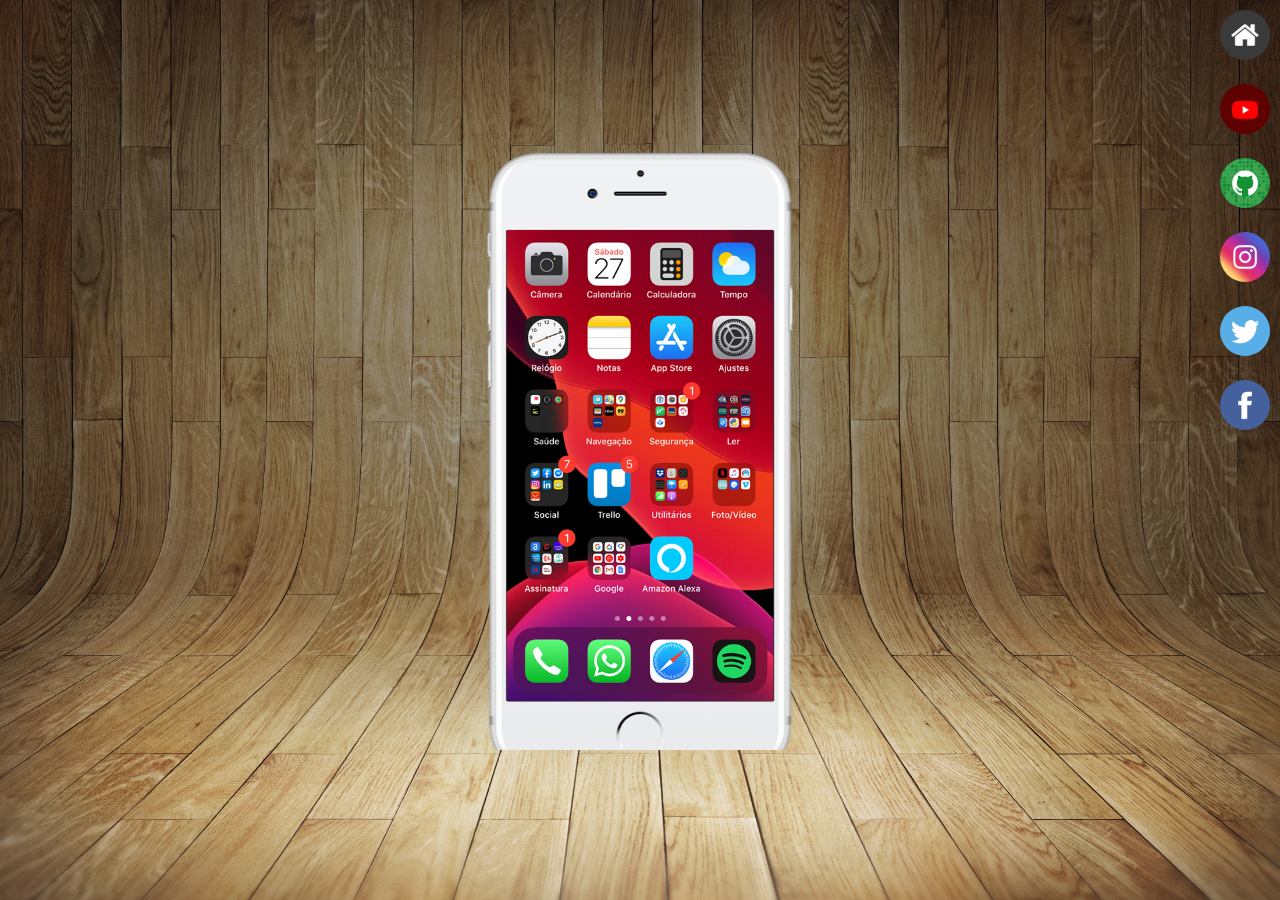
<file: index.html>
<!DOCTYPE html>
<html lang="pt-br">
<head>
    <meta charset="UTF-8">
    <meta name="viewport" content="width=device-width, initial-scale=1.0">
    <link rel="shortcut icon"href="favicon.ico"type="image/x-icon">
    <link rel="stylesheet" href="estilos/style.css">
    <title>Projeto Rede Sociais</title>
</head>
<body>
    
    <main>
        <section id="telefone">
<iframe src="estilos/home.html"name="tela"id="tela" frameborder="0" >
    Seu navegador não é compativel.
</iframe>
        </section>
        <section id="redes-sociais">
            
<a href="estilos/home.html" target="tela"><img src="imagens/logo-home.jpg"alt="home"></a><br>
<a href="youtube.html"target="tela"><img src="imagens/logo-youtube.jpg"alt="YouTube"></a><br>
<a href="github.html"target="tela"><img src="imagens/logo-github.jpg"alt="Github"></a><br>
<a href="instagram.html"target="tela"> <img src="imagens/logo-instagram.jpg" alt="Instagram"></a><br>
<a href="twitter.html"target="tela"><img src="imagens/logo-twitter.jpg" alt="Twitter"></a><br>
 <a href="facebook.html" target="tela"><img src="imagens/logo-facebook.jpg" alt="Facebook"></a>
        </section>
    </main>
</body>
</html>
</file>
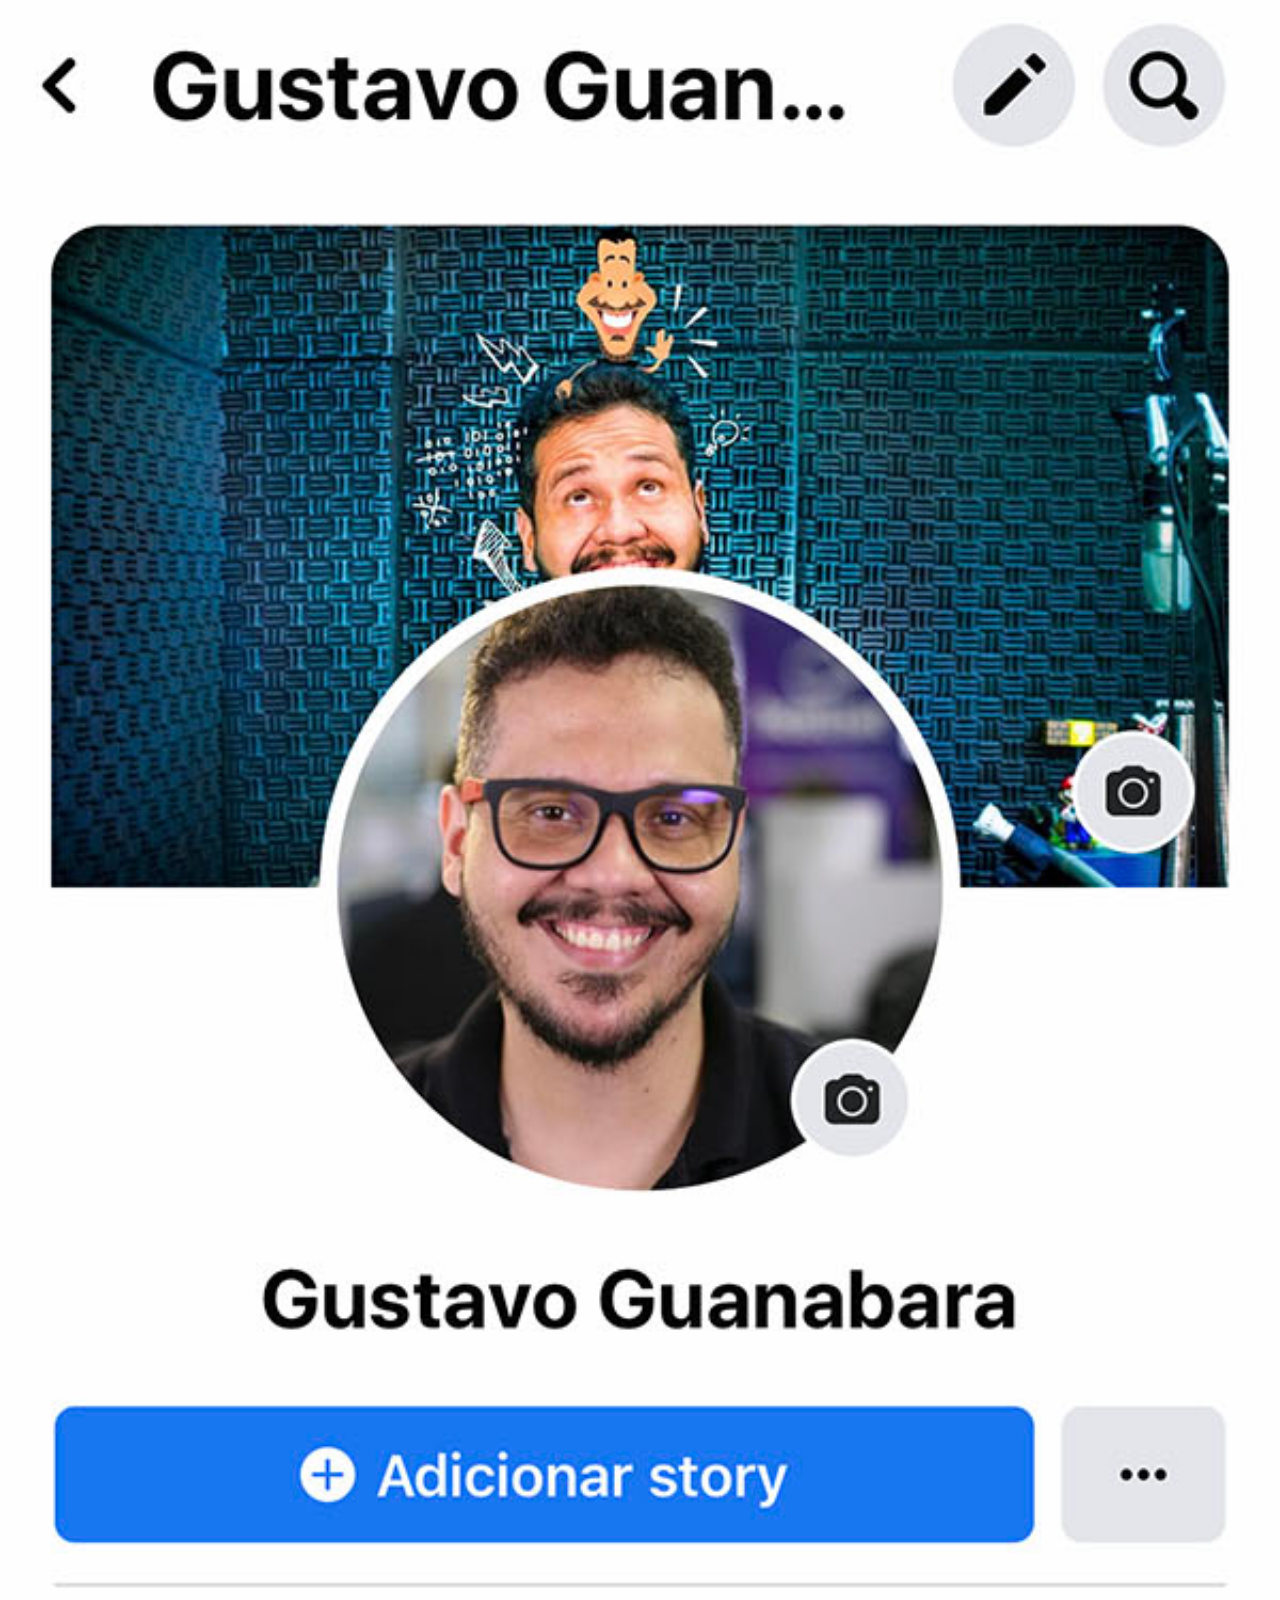
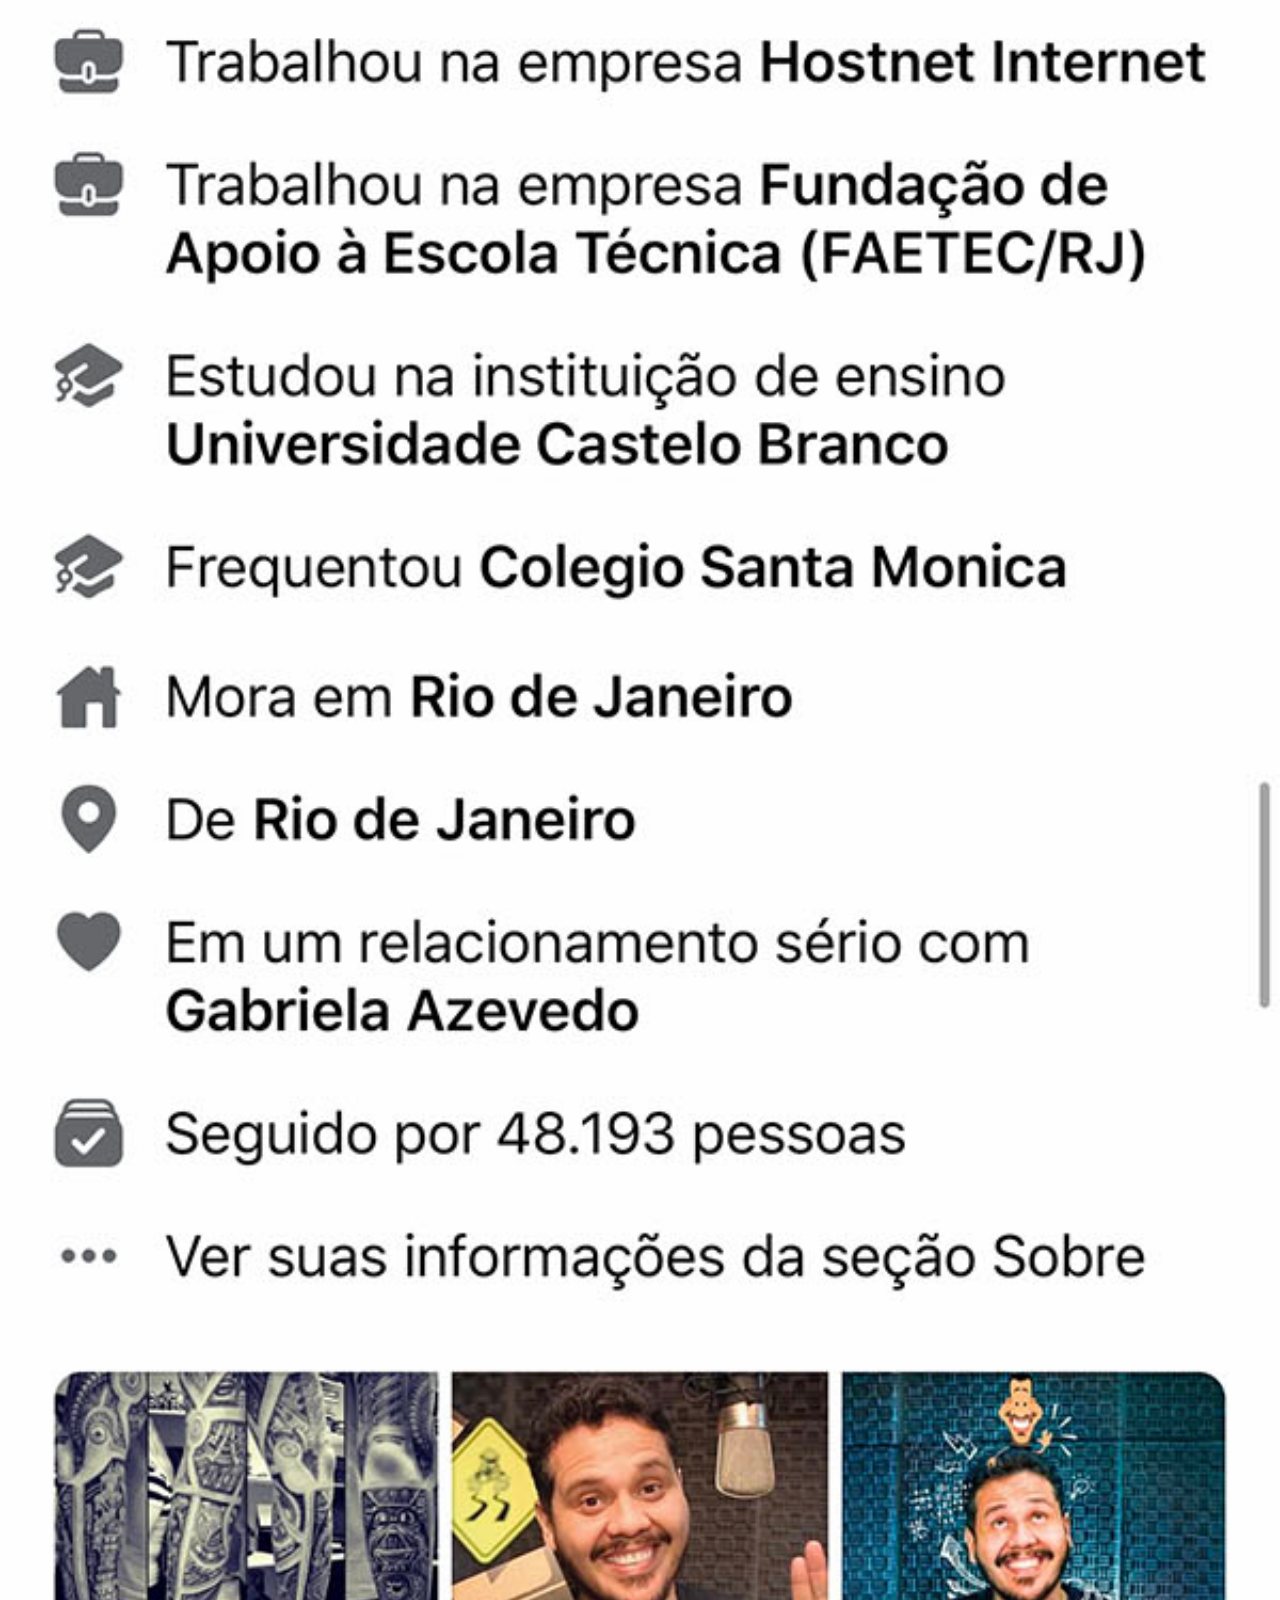
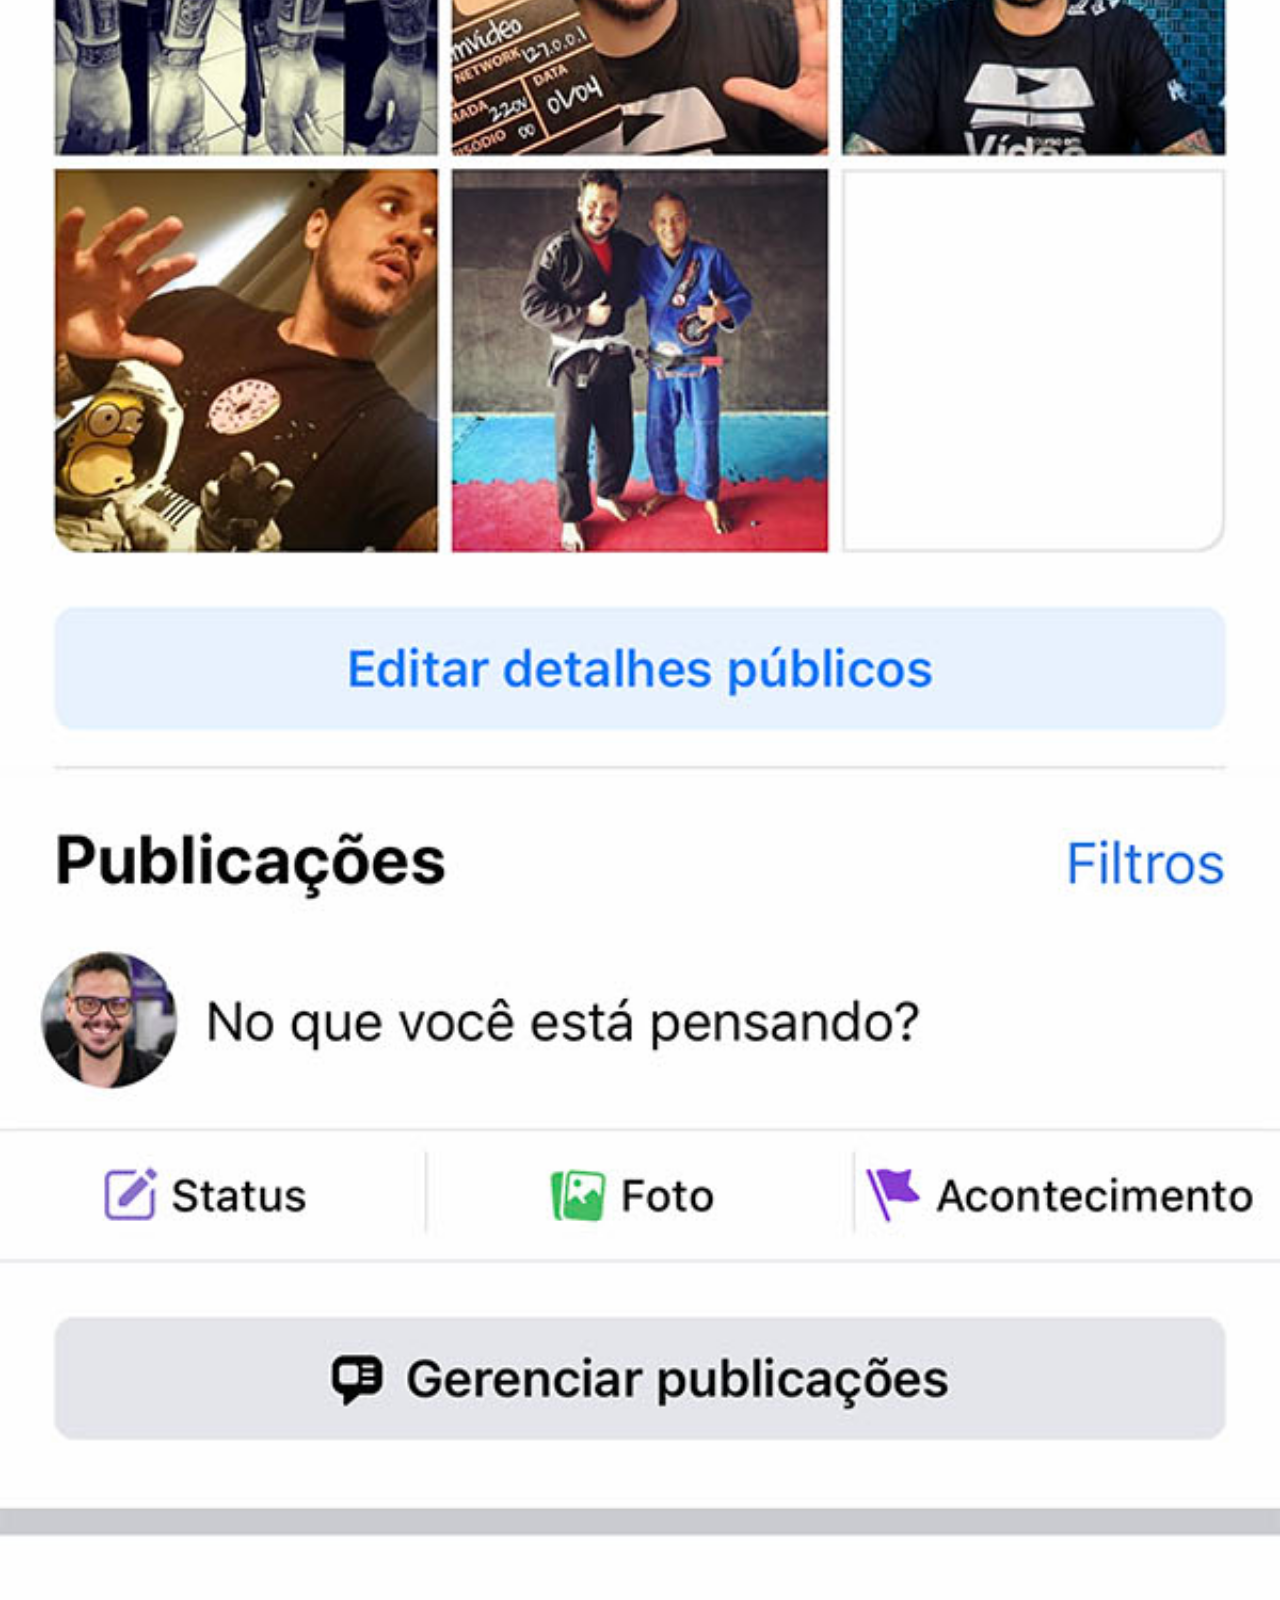
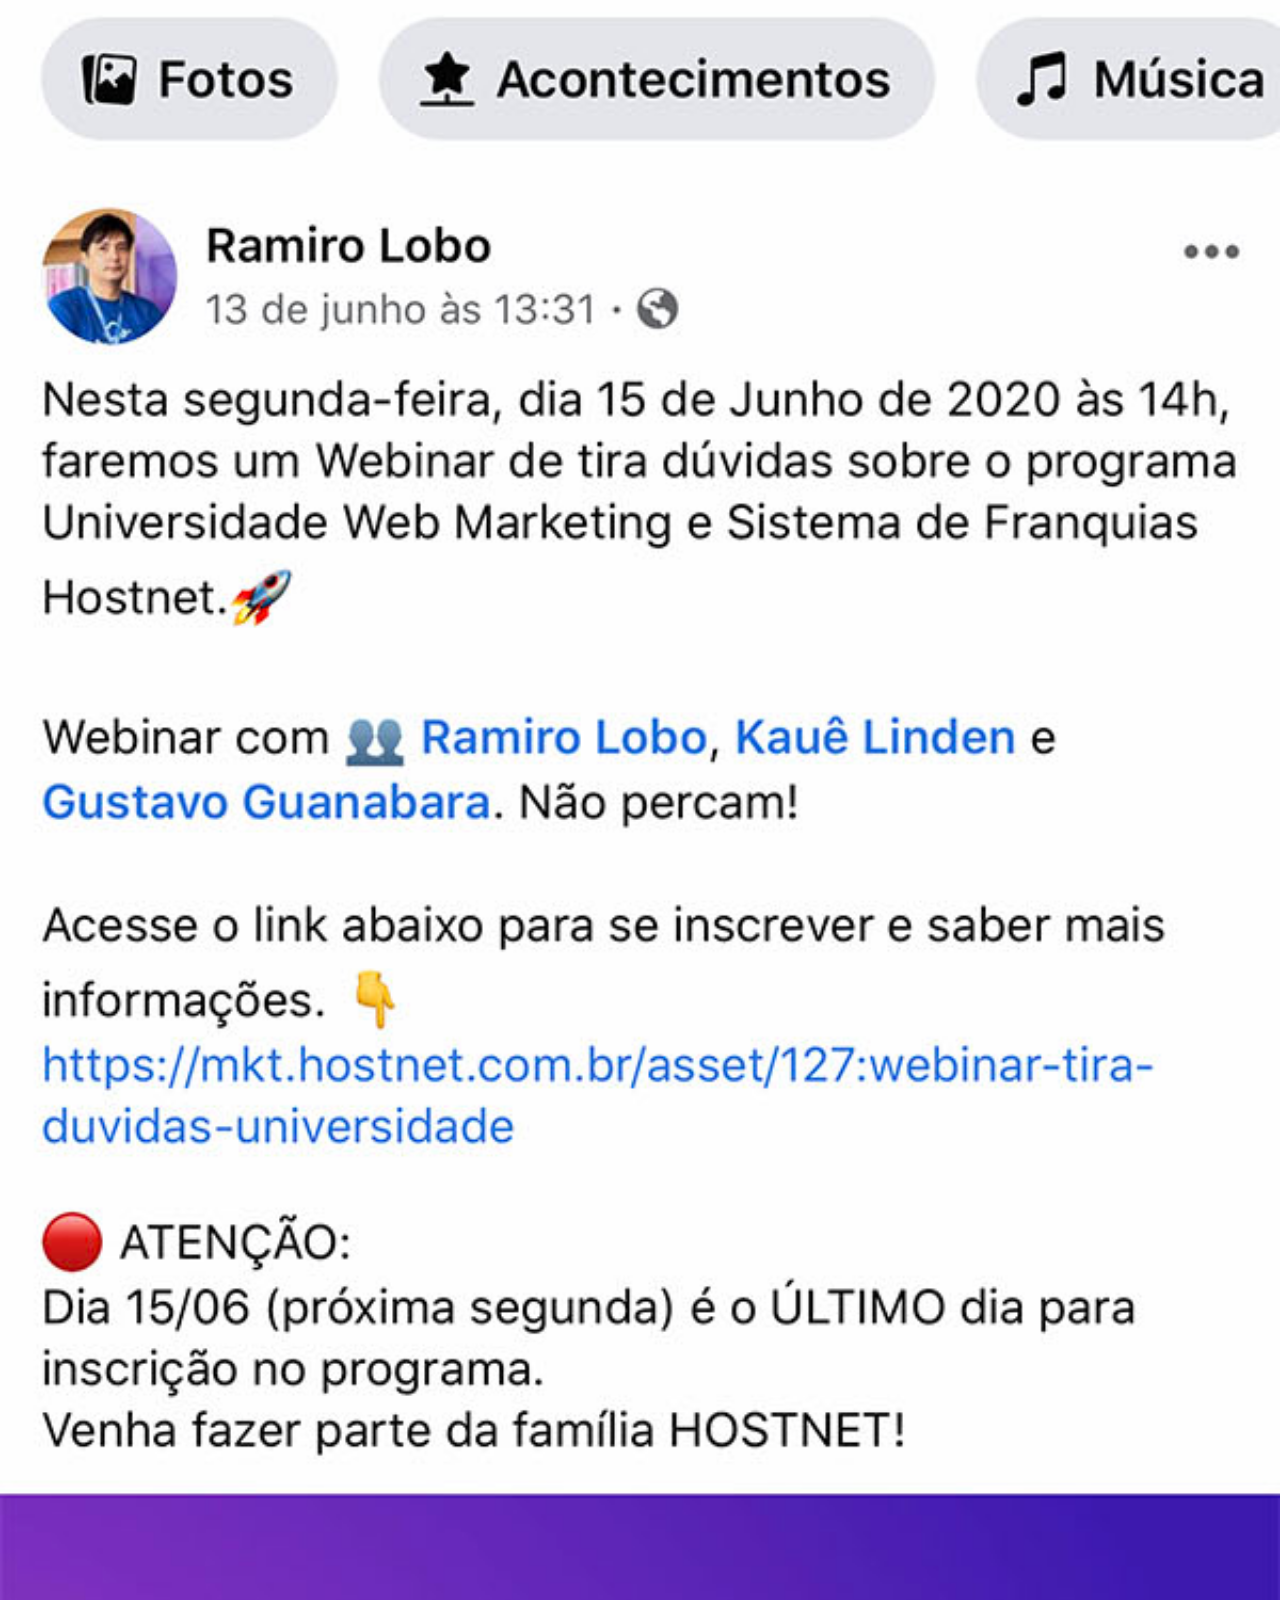
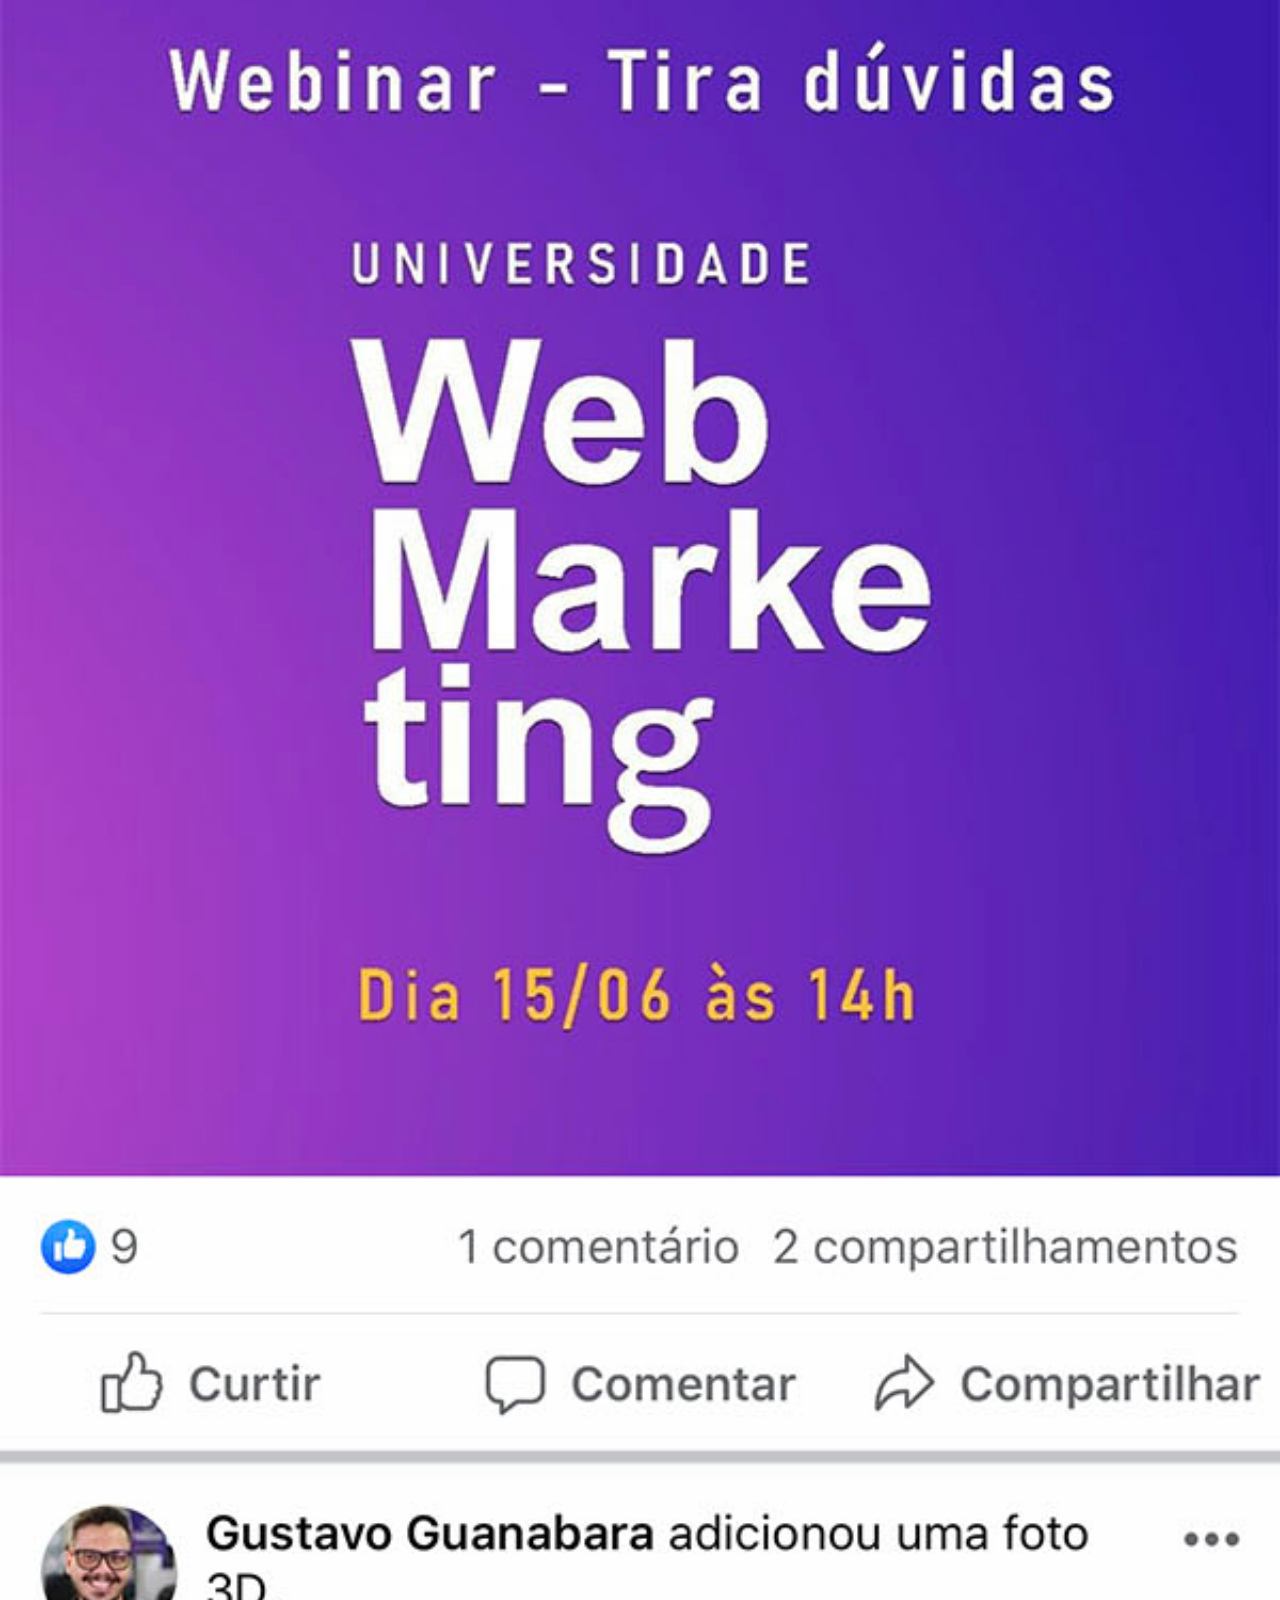
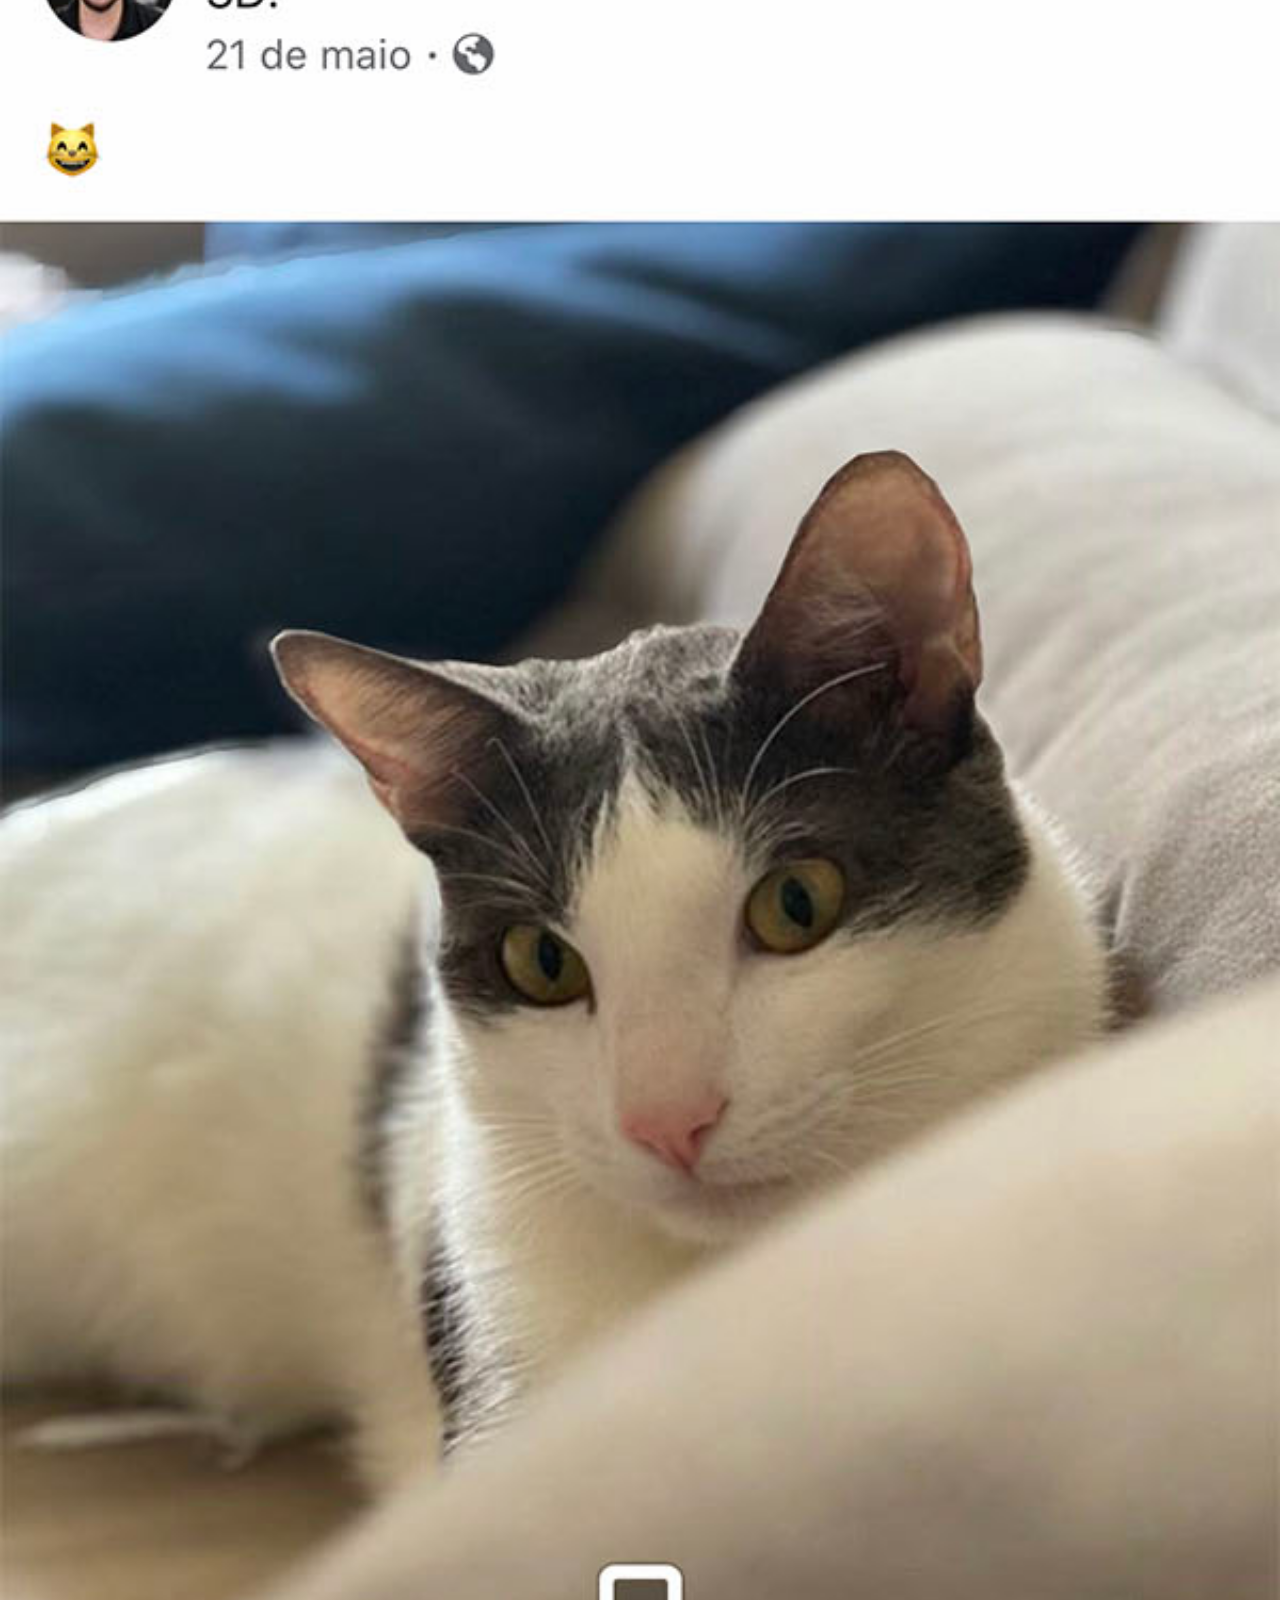
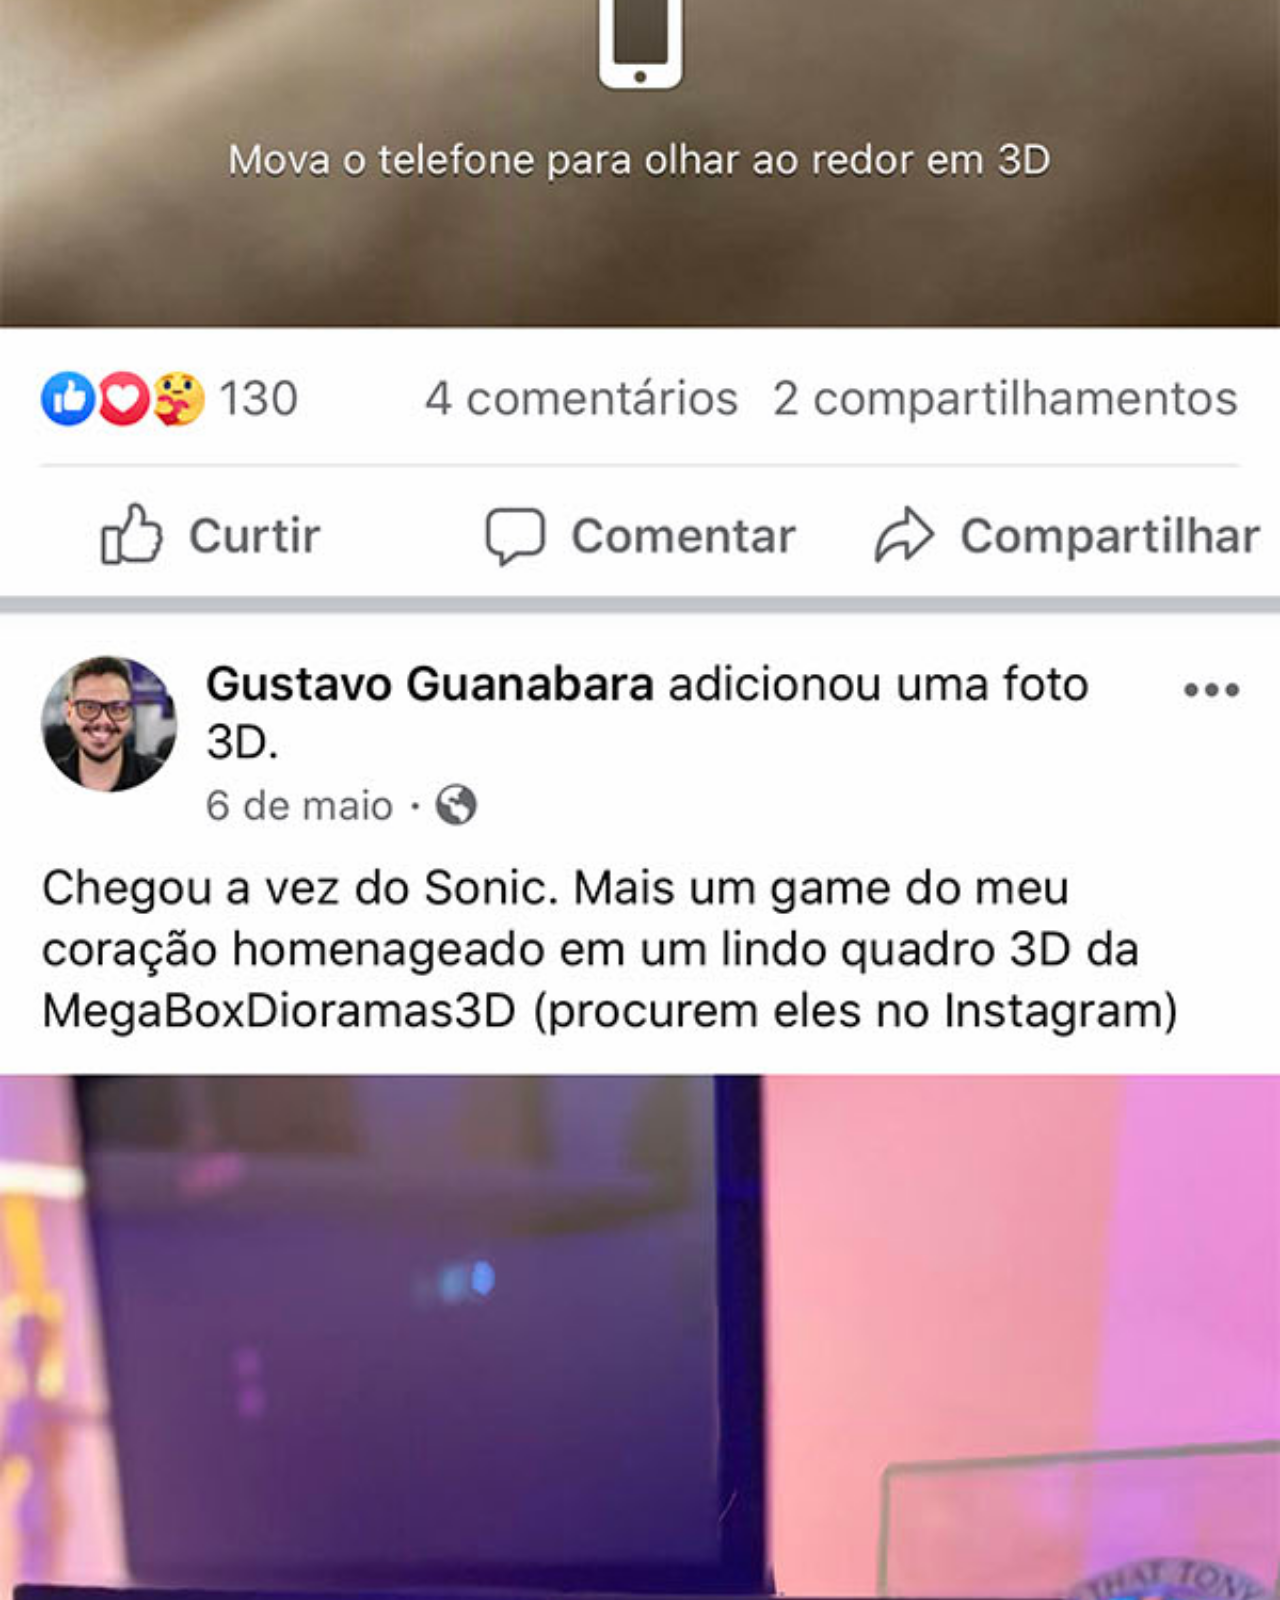
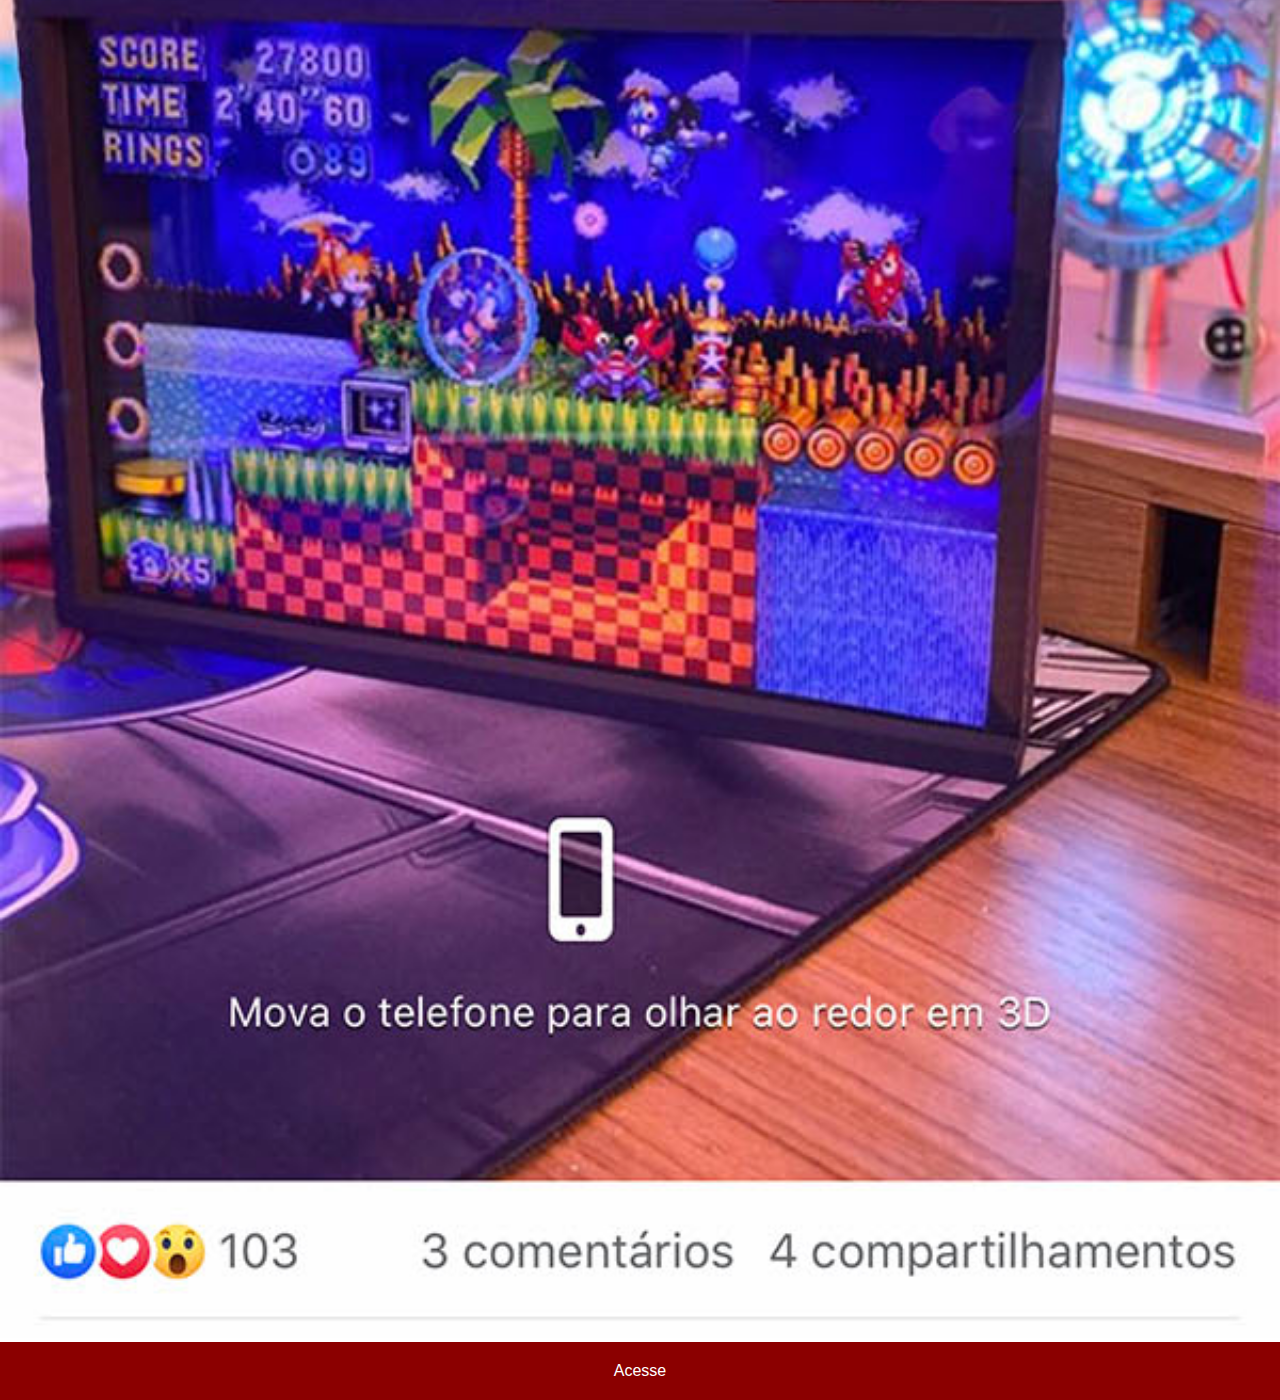
<file: facebook.html>
<!DOCTYPE html>
<html lang="pt-br">
<head>
    <meta charset="UTF-8">
    <meta name="viewport" content="width=device-width, initial-scale=1.0">
    <title>Facebook</title>
    <link rel="stylesheet" href="estilos/social.css">
</head>
<body>
    <img src="imagens/tela-facebook.jpg" alt="Facebook">
    <a href="https://www.facebook.com/gustavoguanabara/"target="_blank">Acesse</a> 
</body>
</html>
</file>
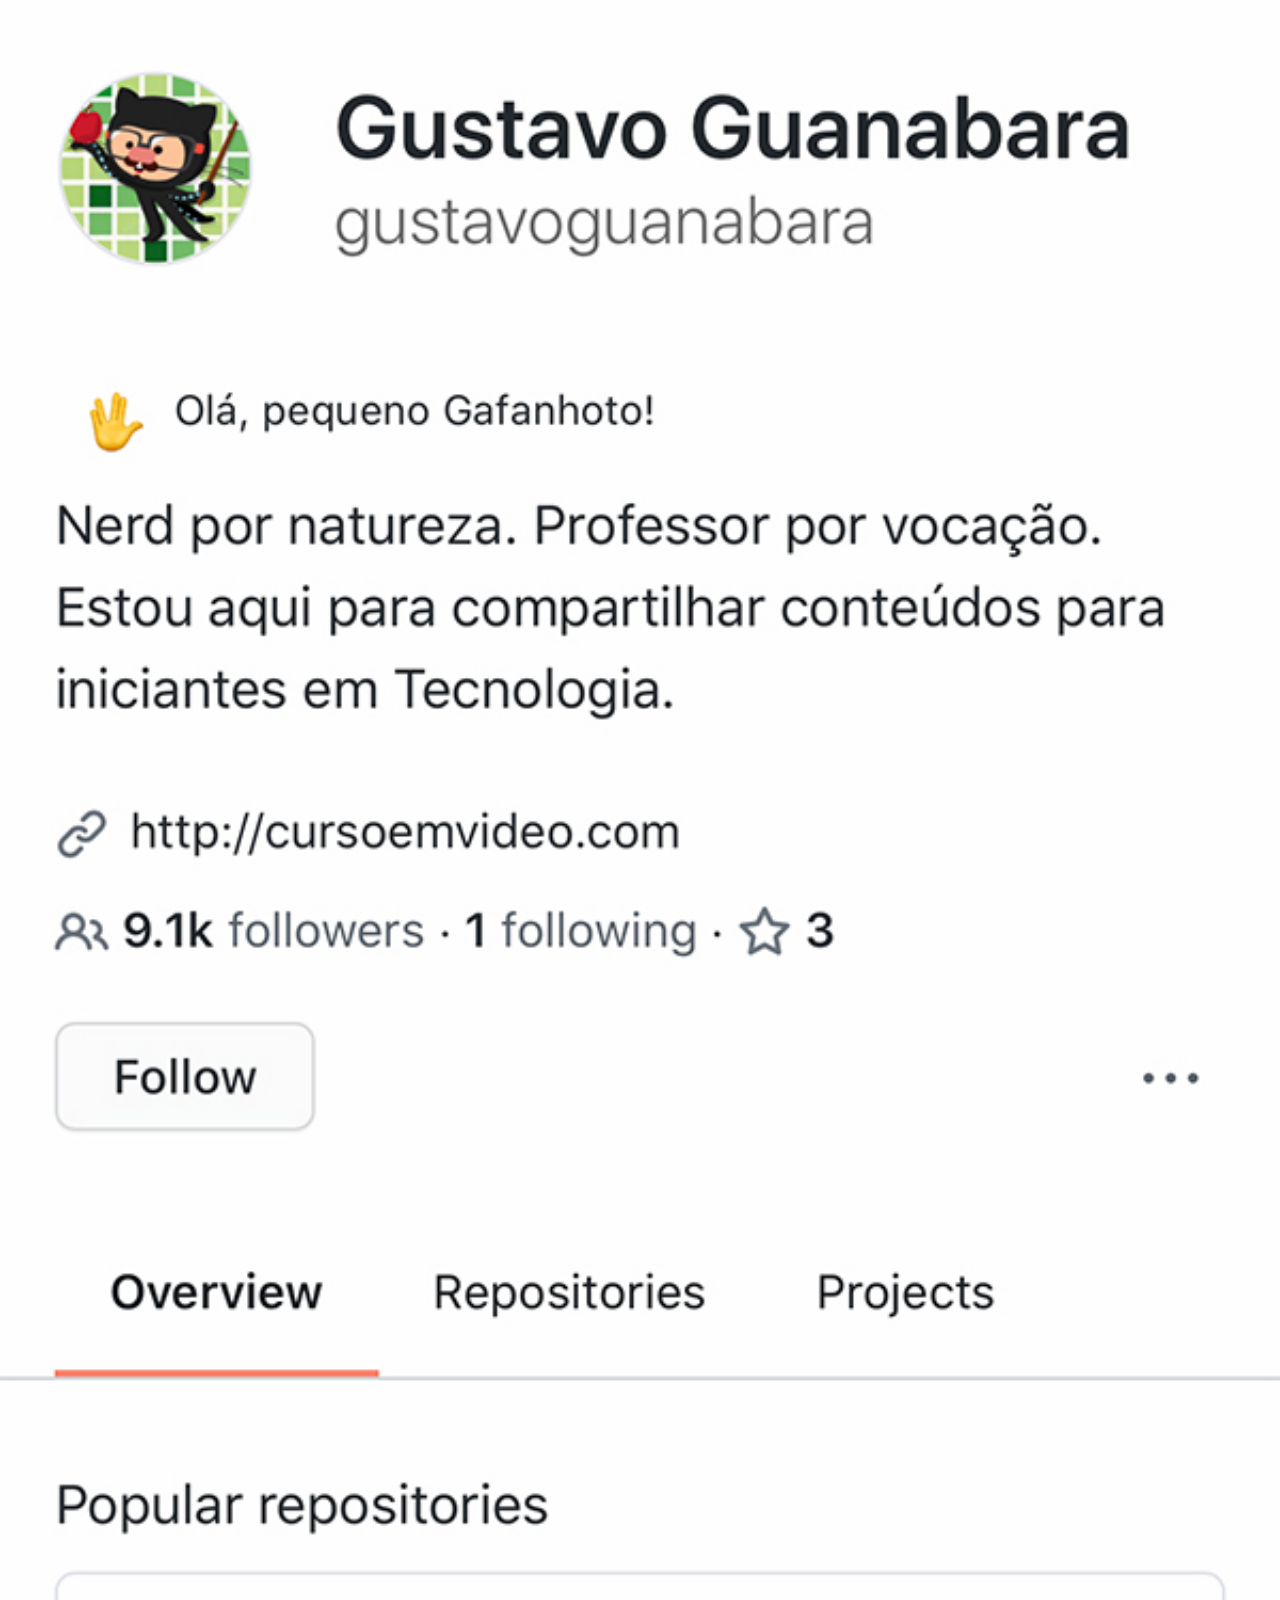
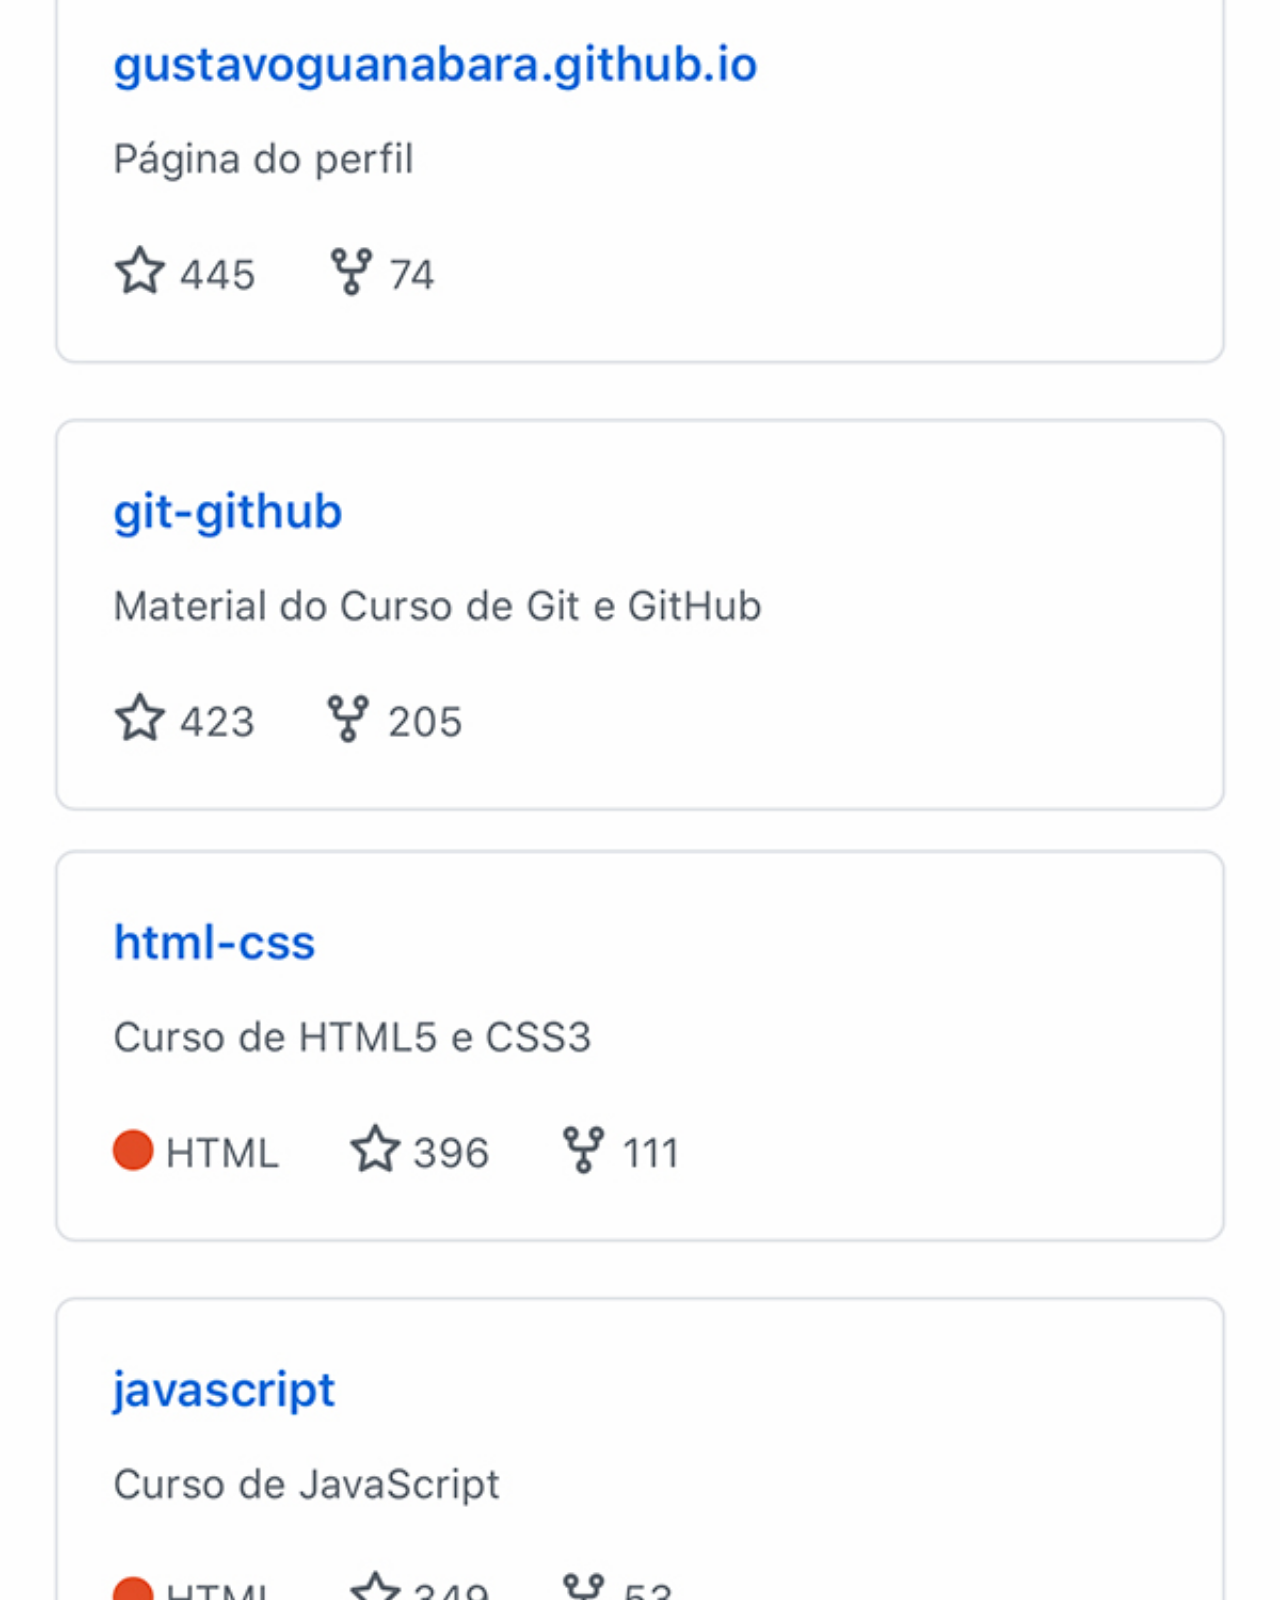
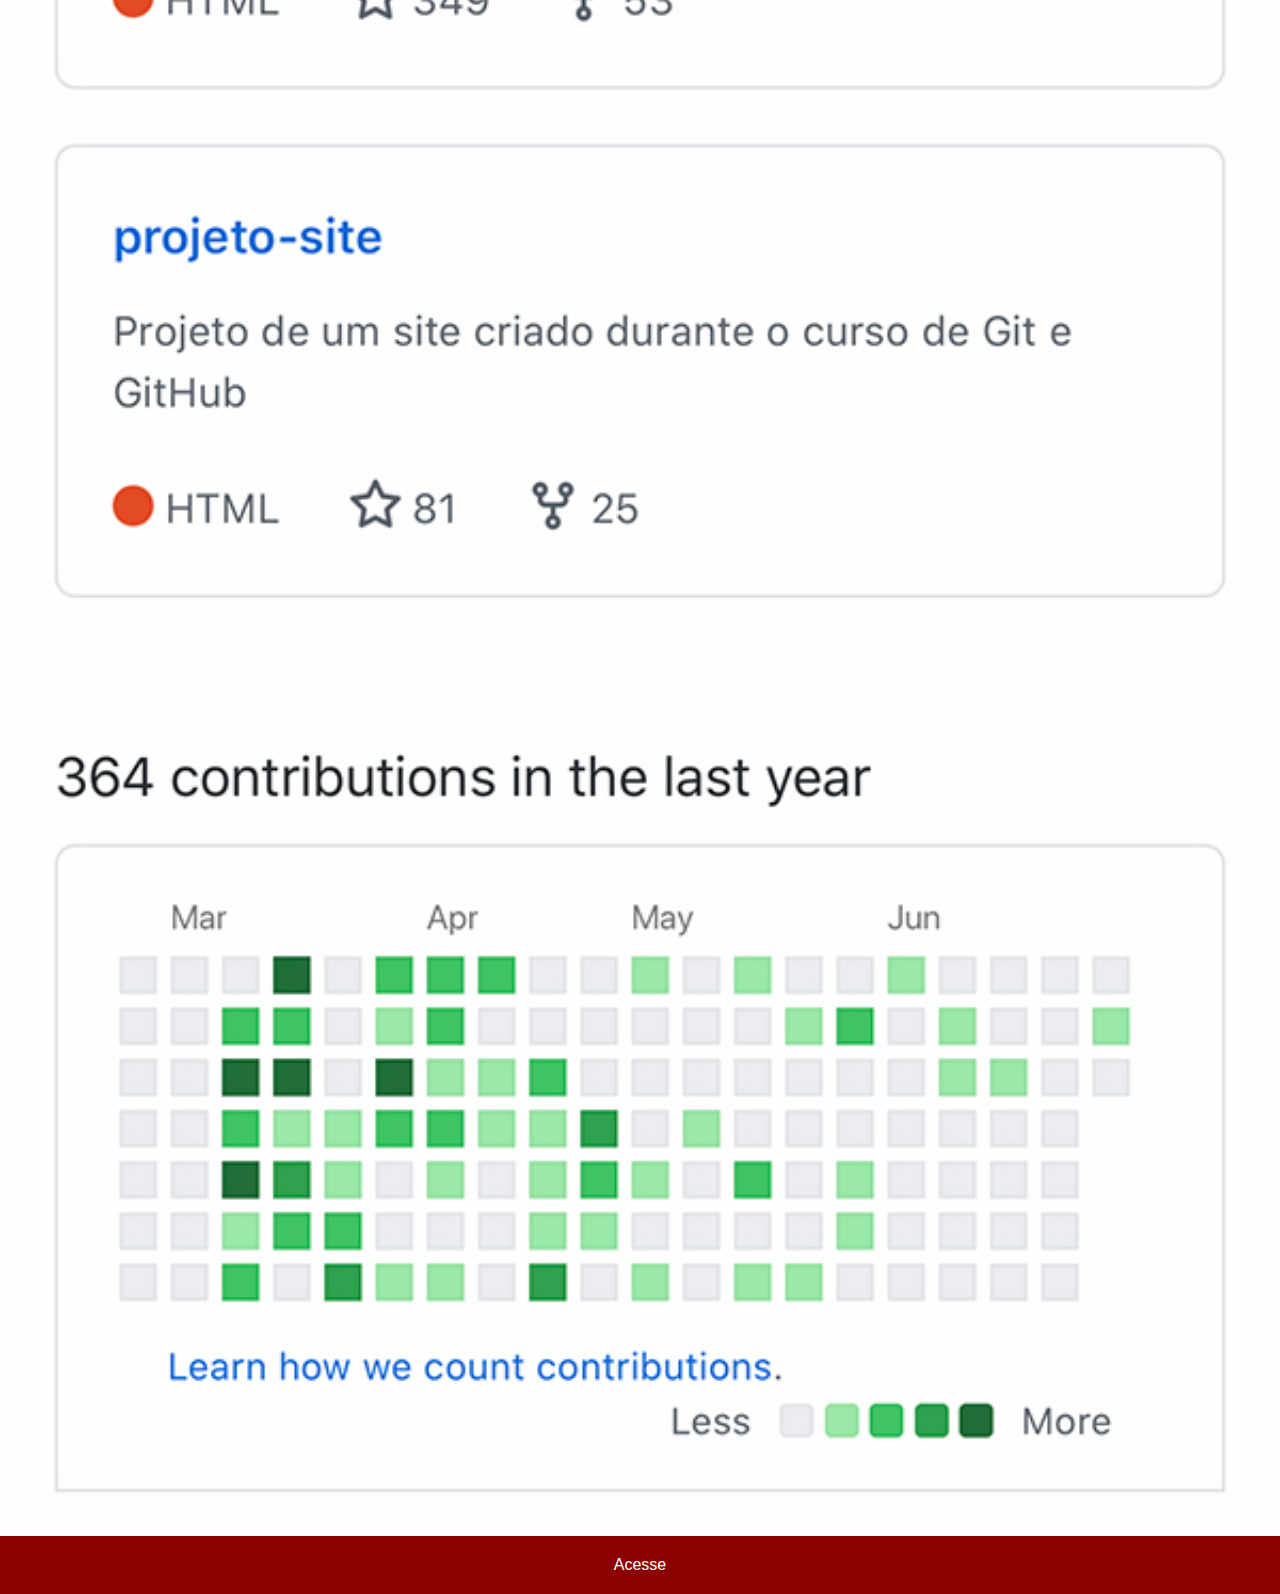
<file: github.html>
<!DOCTYPE html>
<html lang="pt-br">
<head>
    <meta charset="UTF-8">
    <meta name="viewport" content="width=device-width, initial-scale=1.0">
    <title>Github</title>
    <link rel="stylesheet" href="estilos/social.css">
</head>
<body>
    <img src="imagens/tela-github.jpg"alt="Github">
    <a href="https://github.com/gustavoguanabara" target="_blank">Acesse</a>
</body>
</html>
</file>
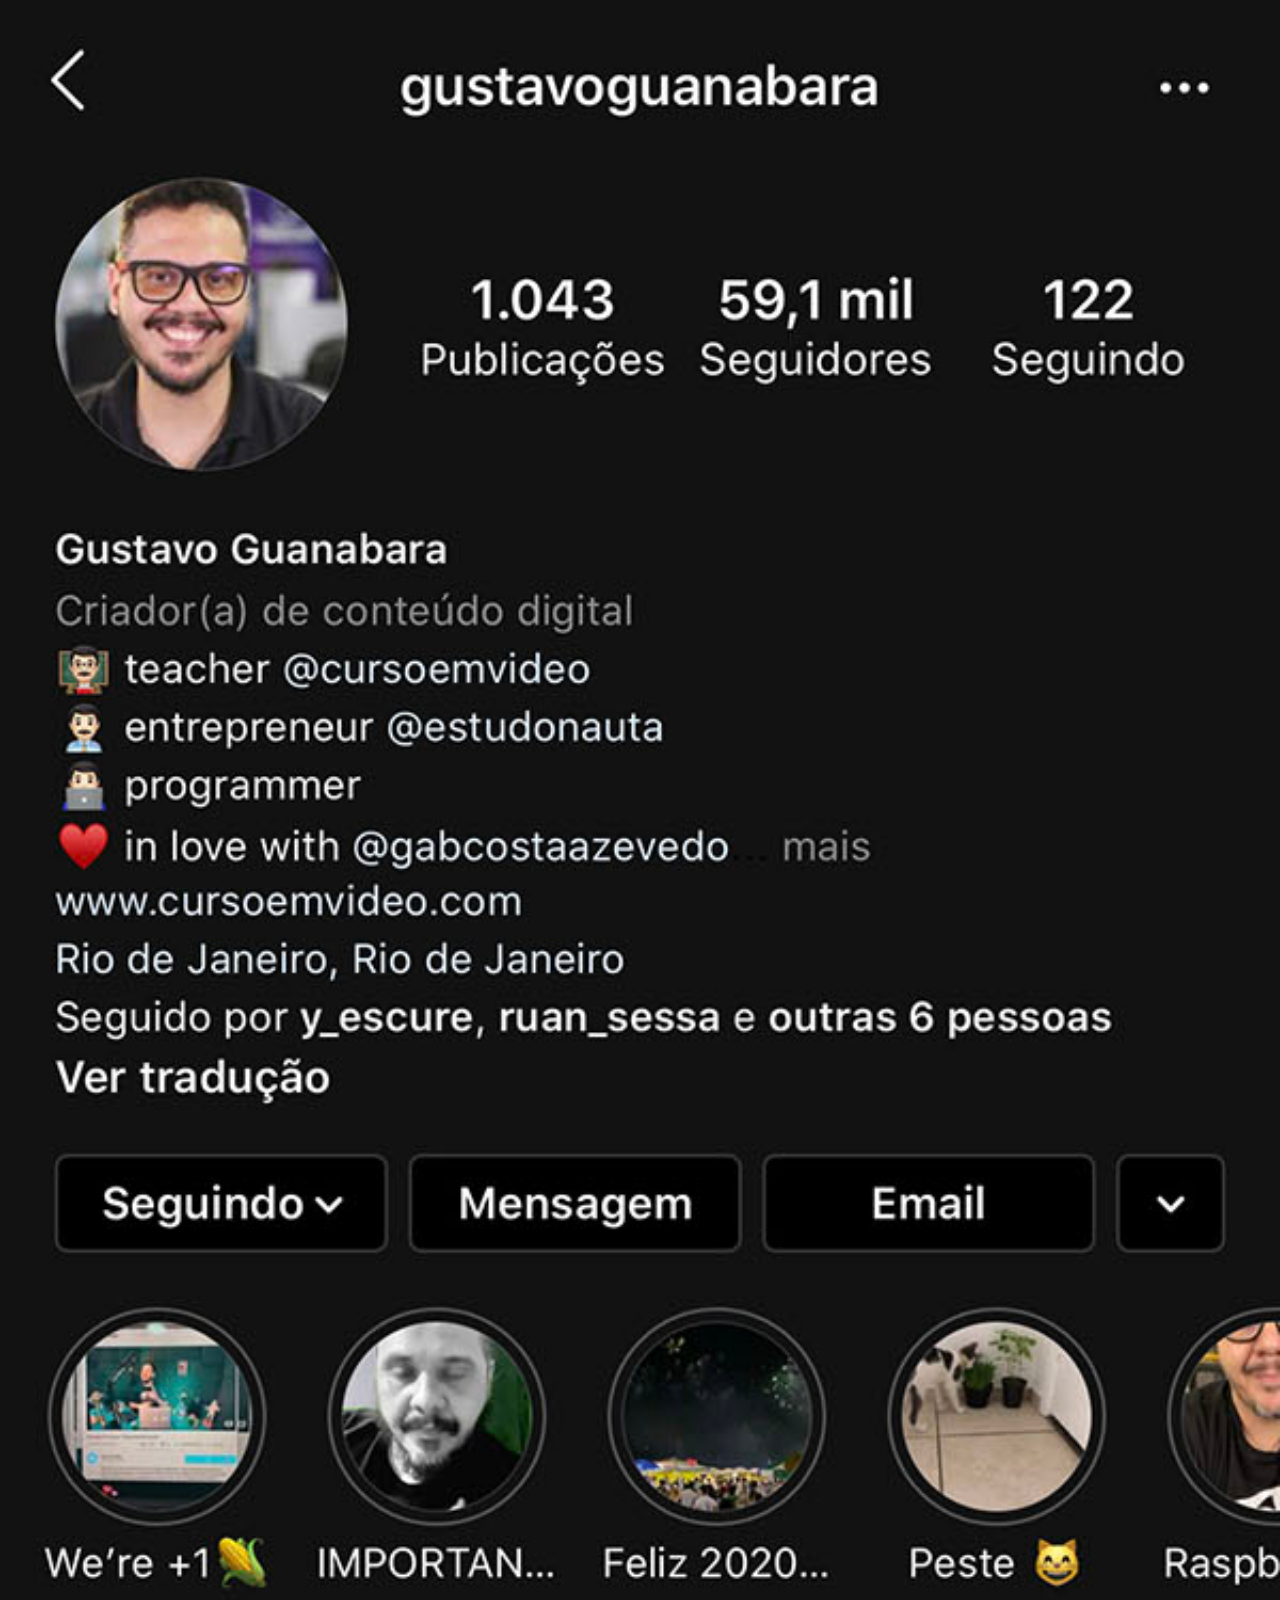
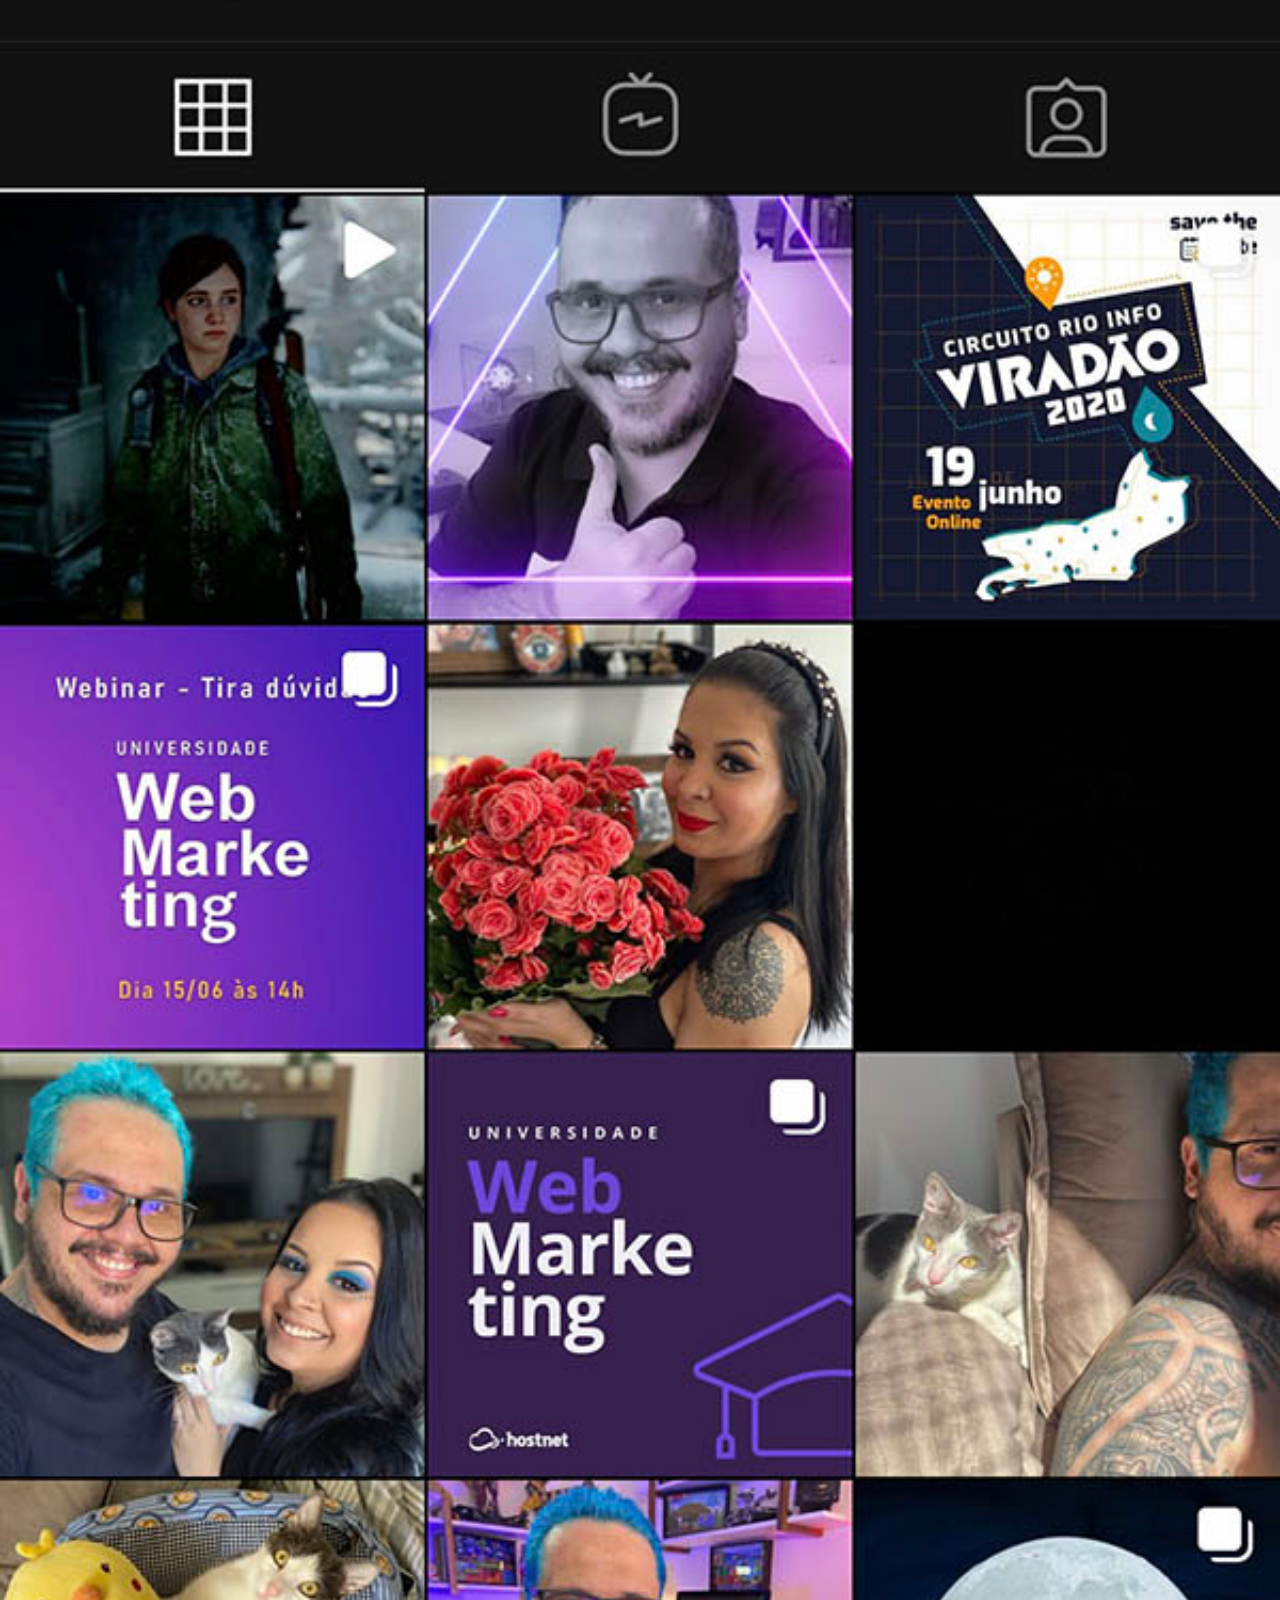
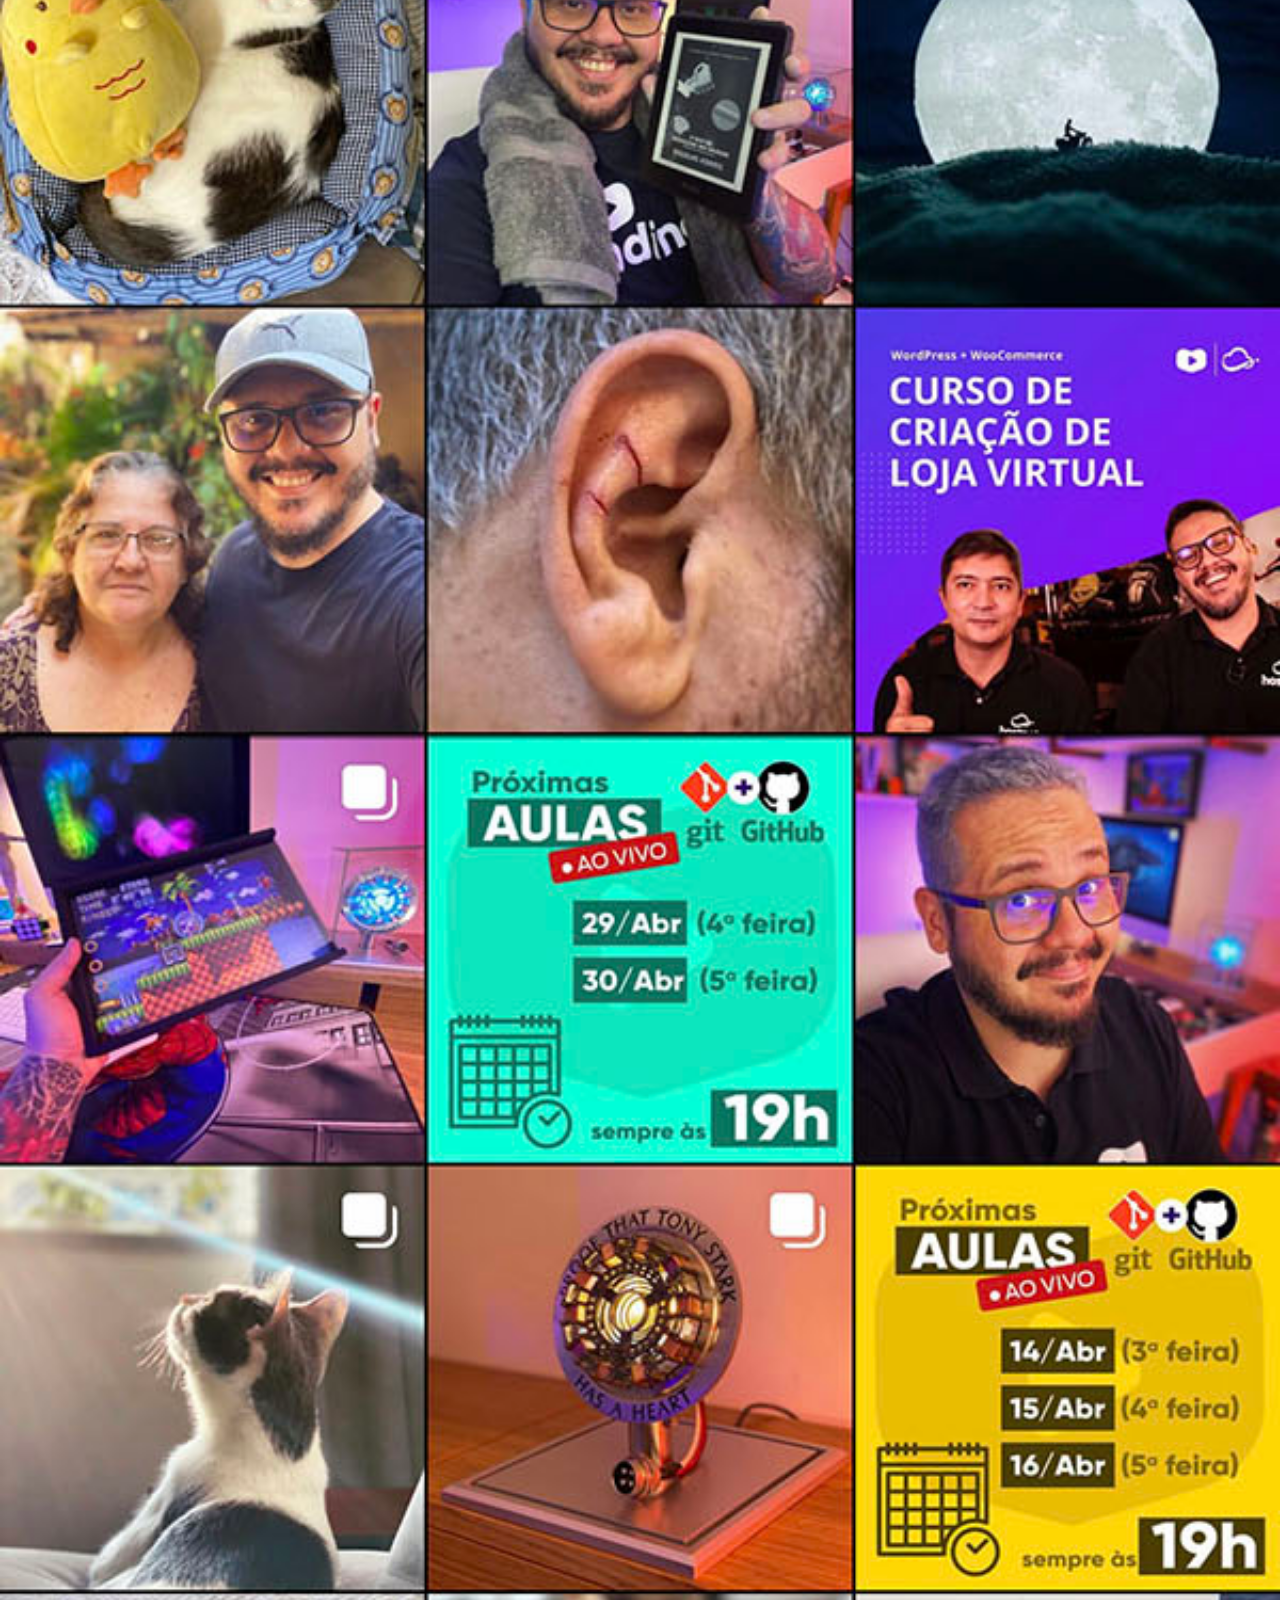
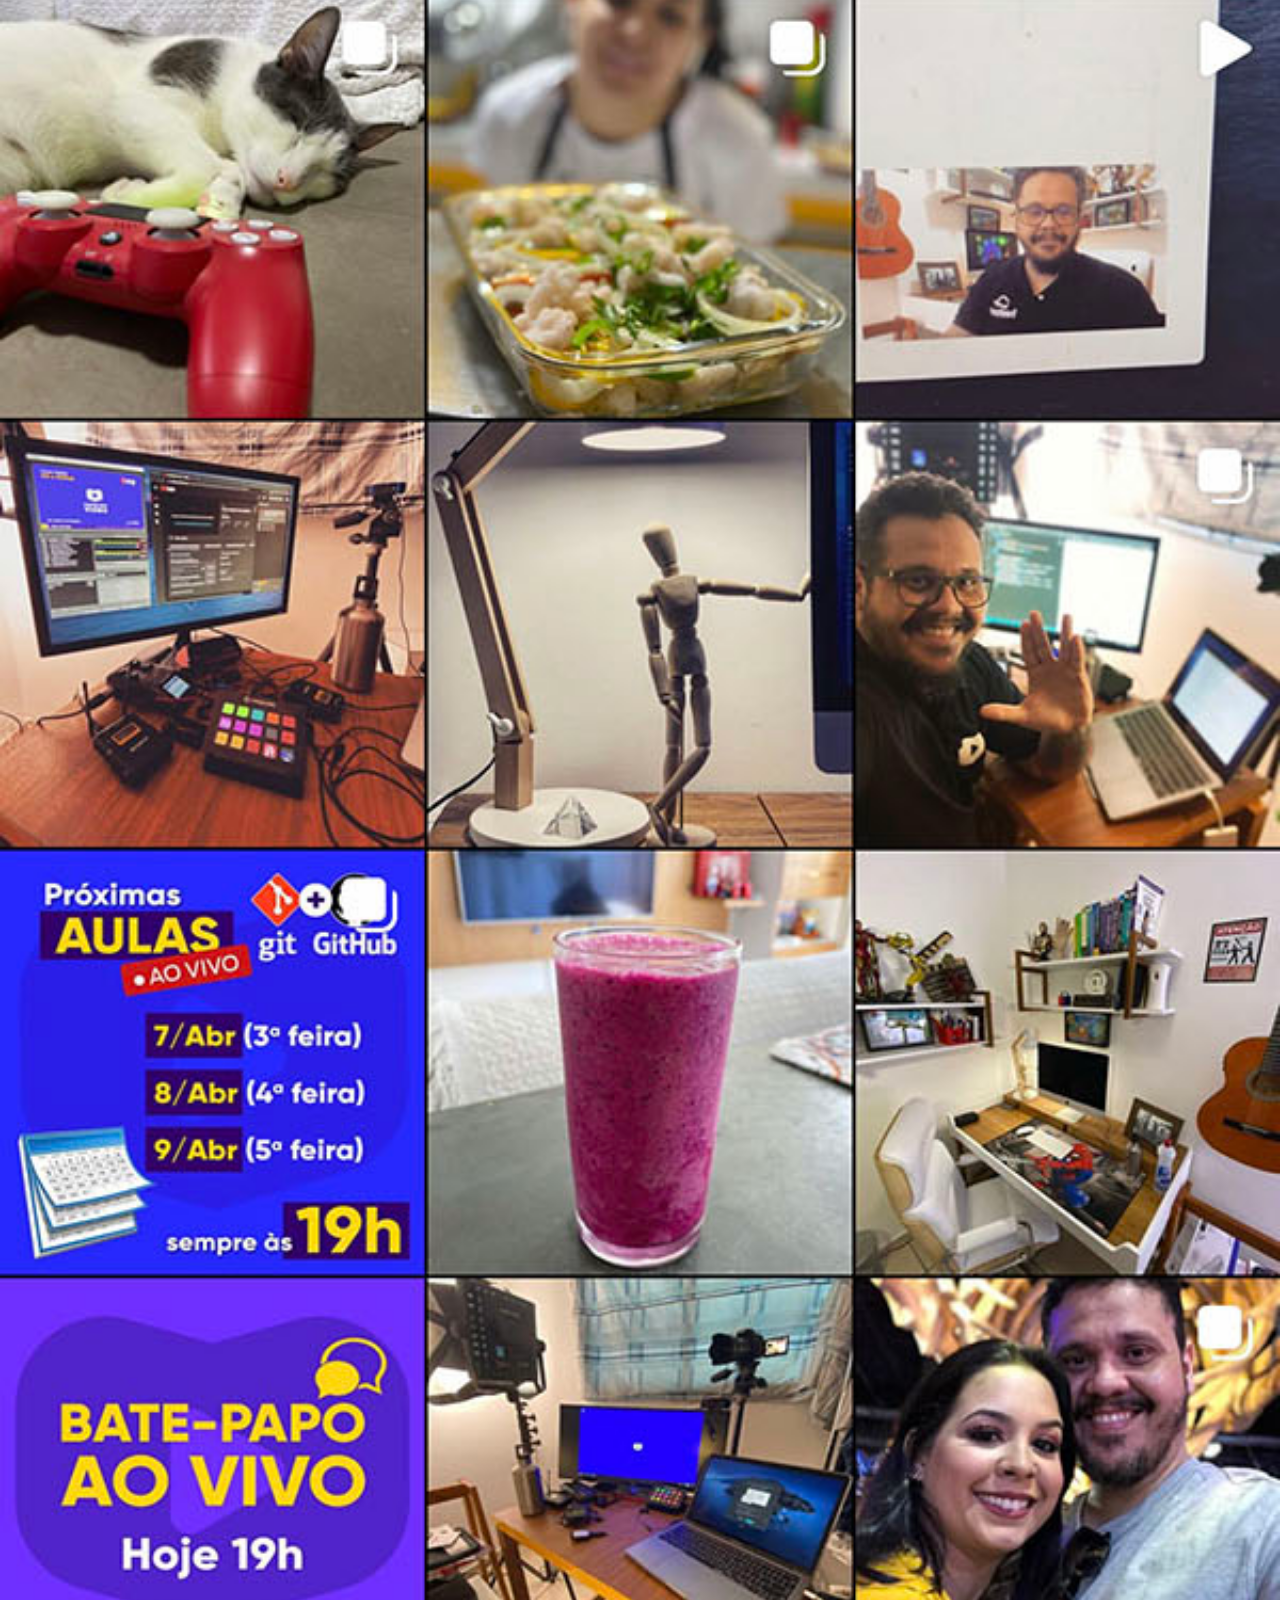
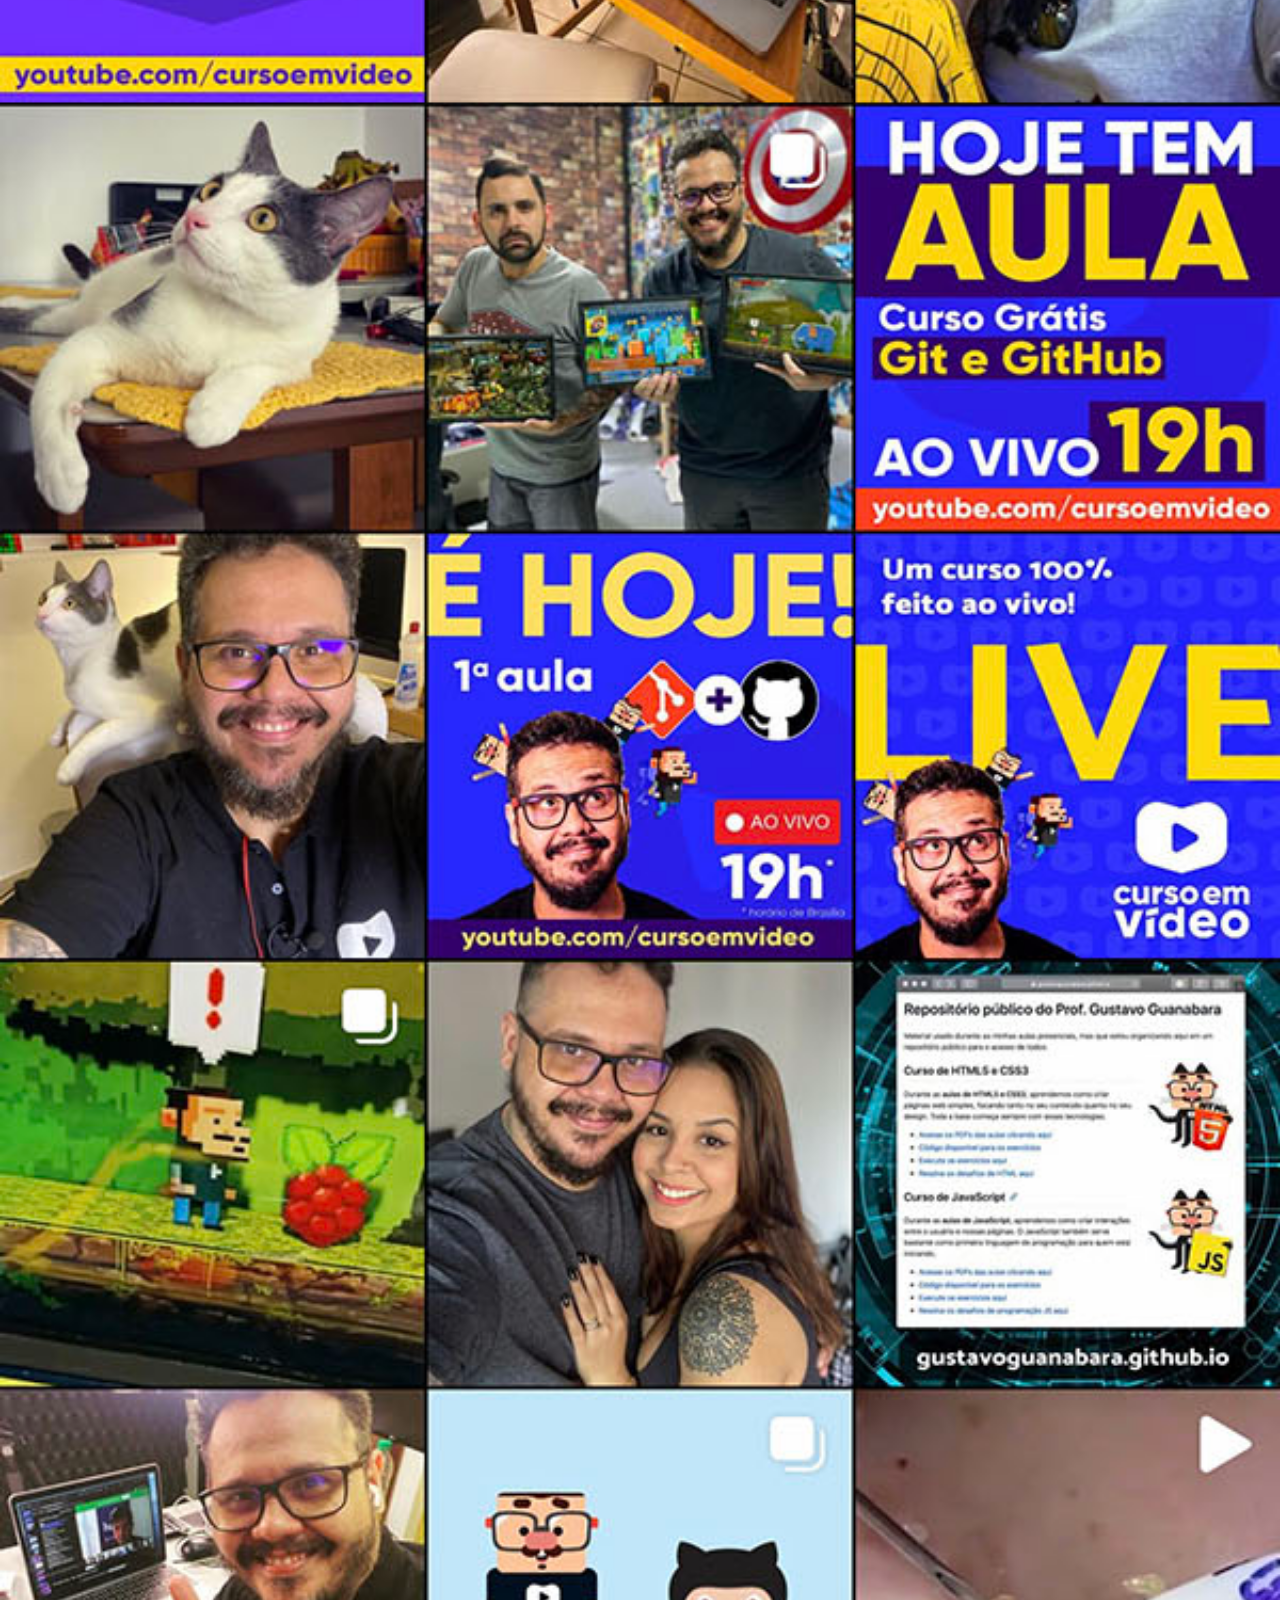
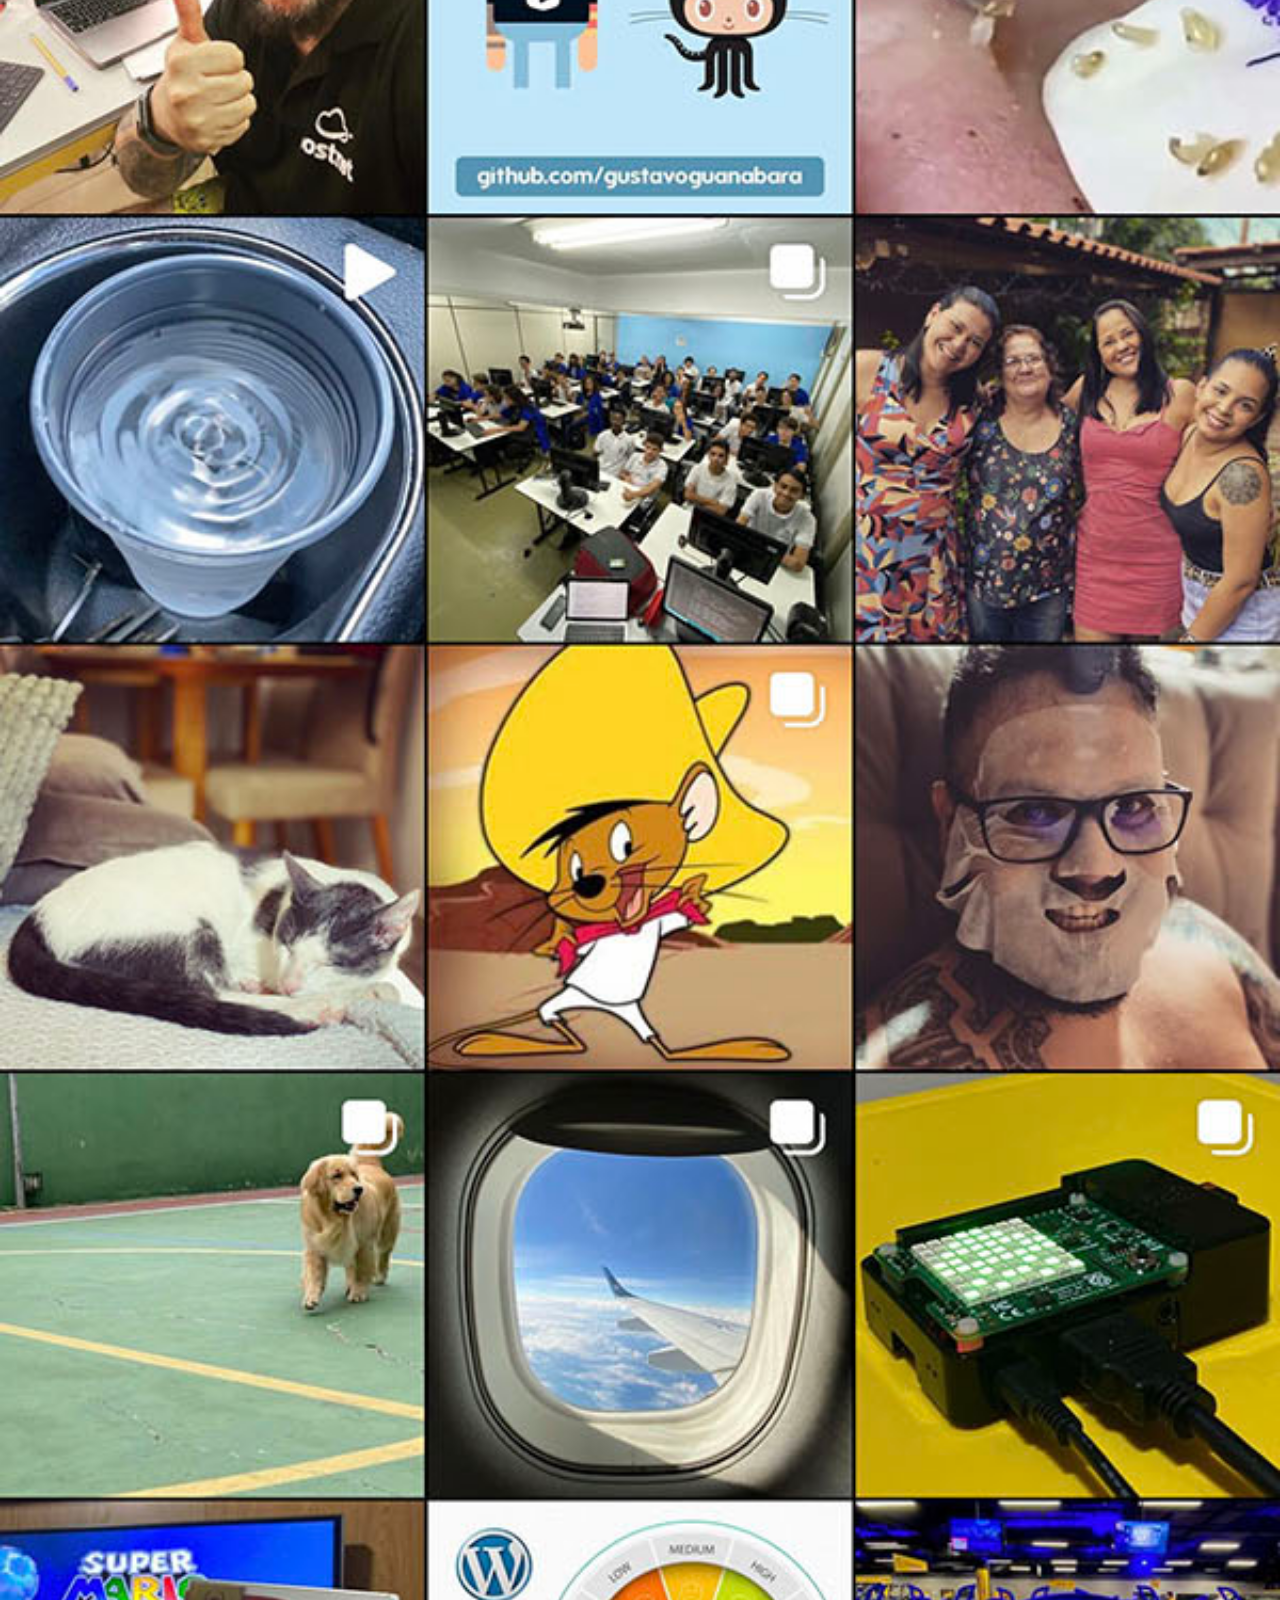
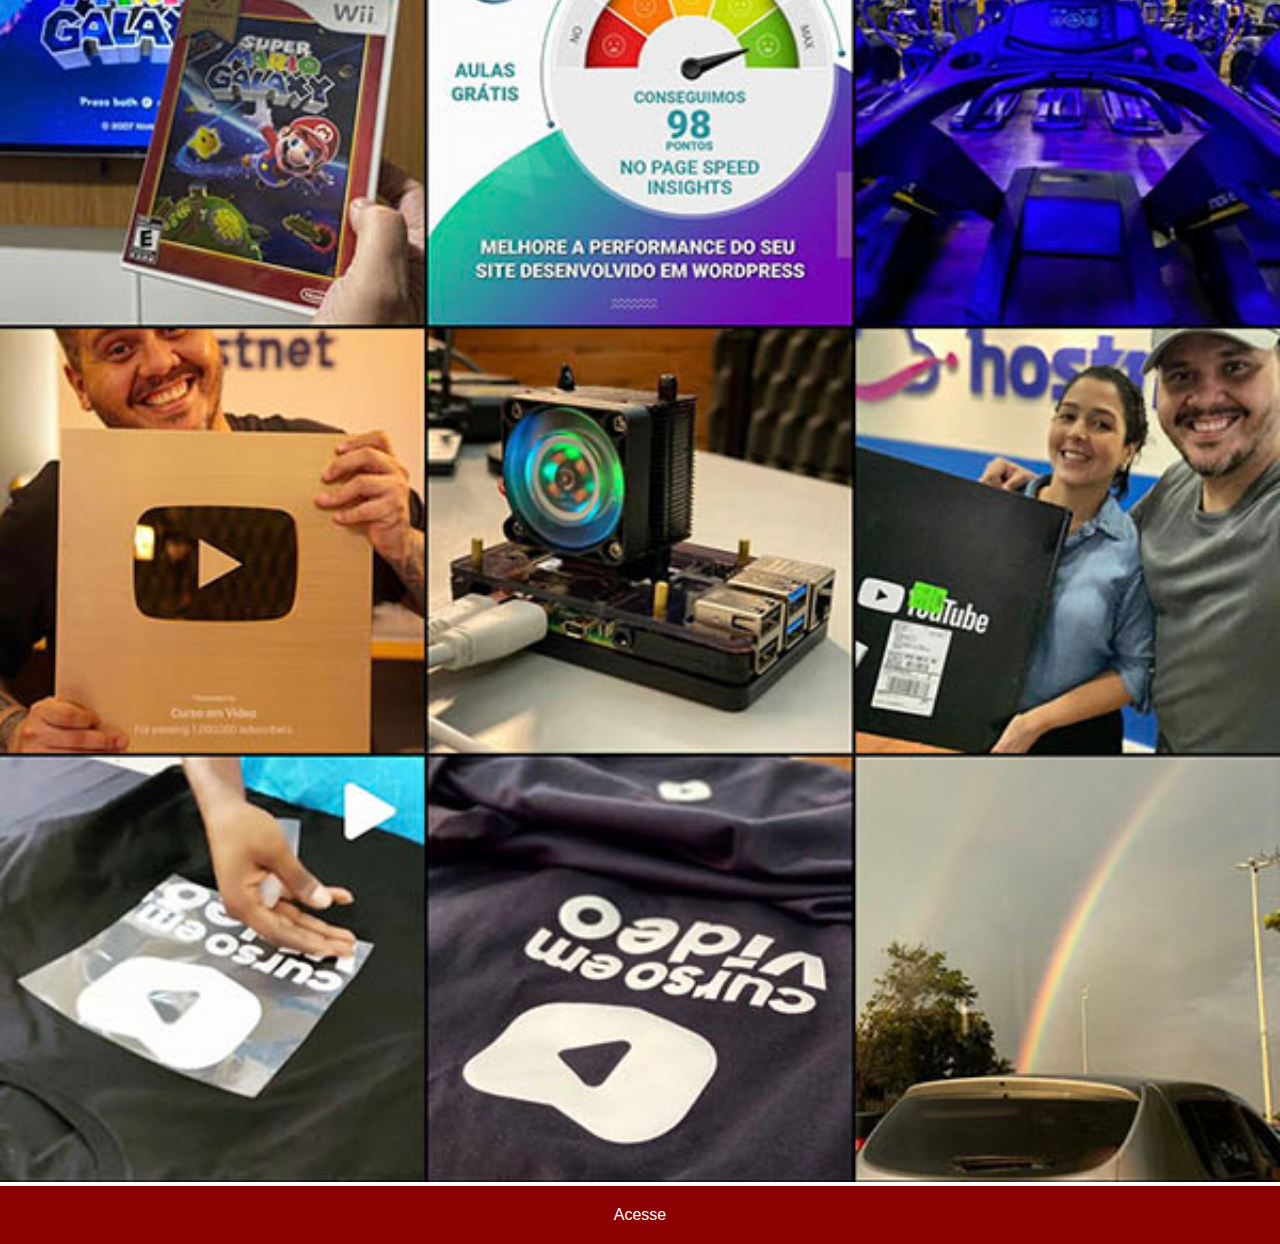
<file: instagram.html>
<!DOCTYPE html>
<html lang="pt-br">
<head>
    <meta charset="UTF-8">
    <meta name="viewport" content="width=device-width, initial-scale=1.0">
    <title>Instagram</title>
    <link rel="stylesheet" href="estilos/social.css">
</head>
<body>
  <img  src="imagens/tela-instagram.jpg"alt="Instagram">
  <a href="https://www.instagram.com/gustavoguanabara/"target="_blank">Acesse</a>
</body>
</html>
</file>
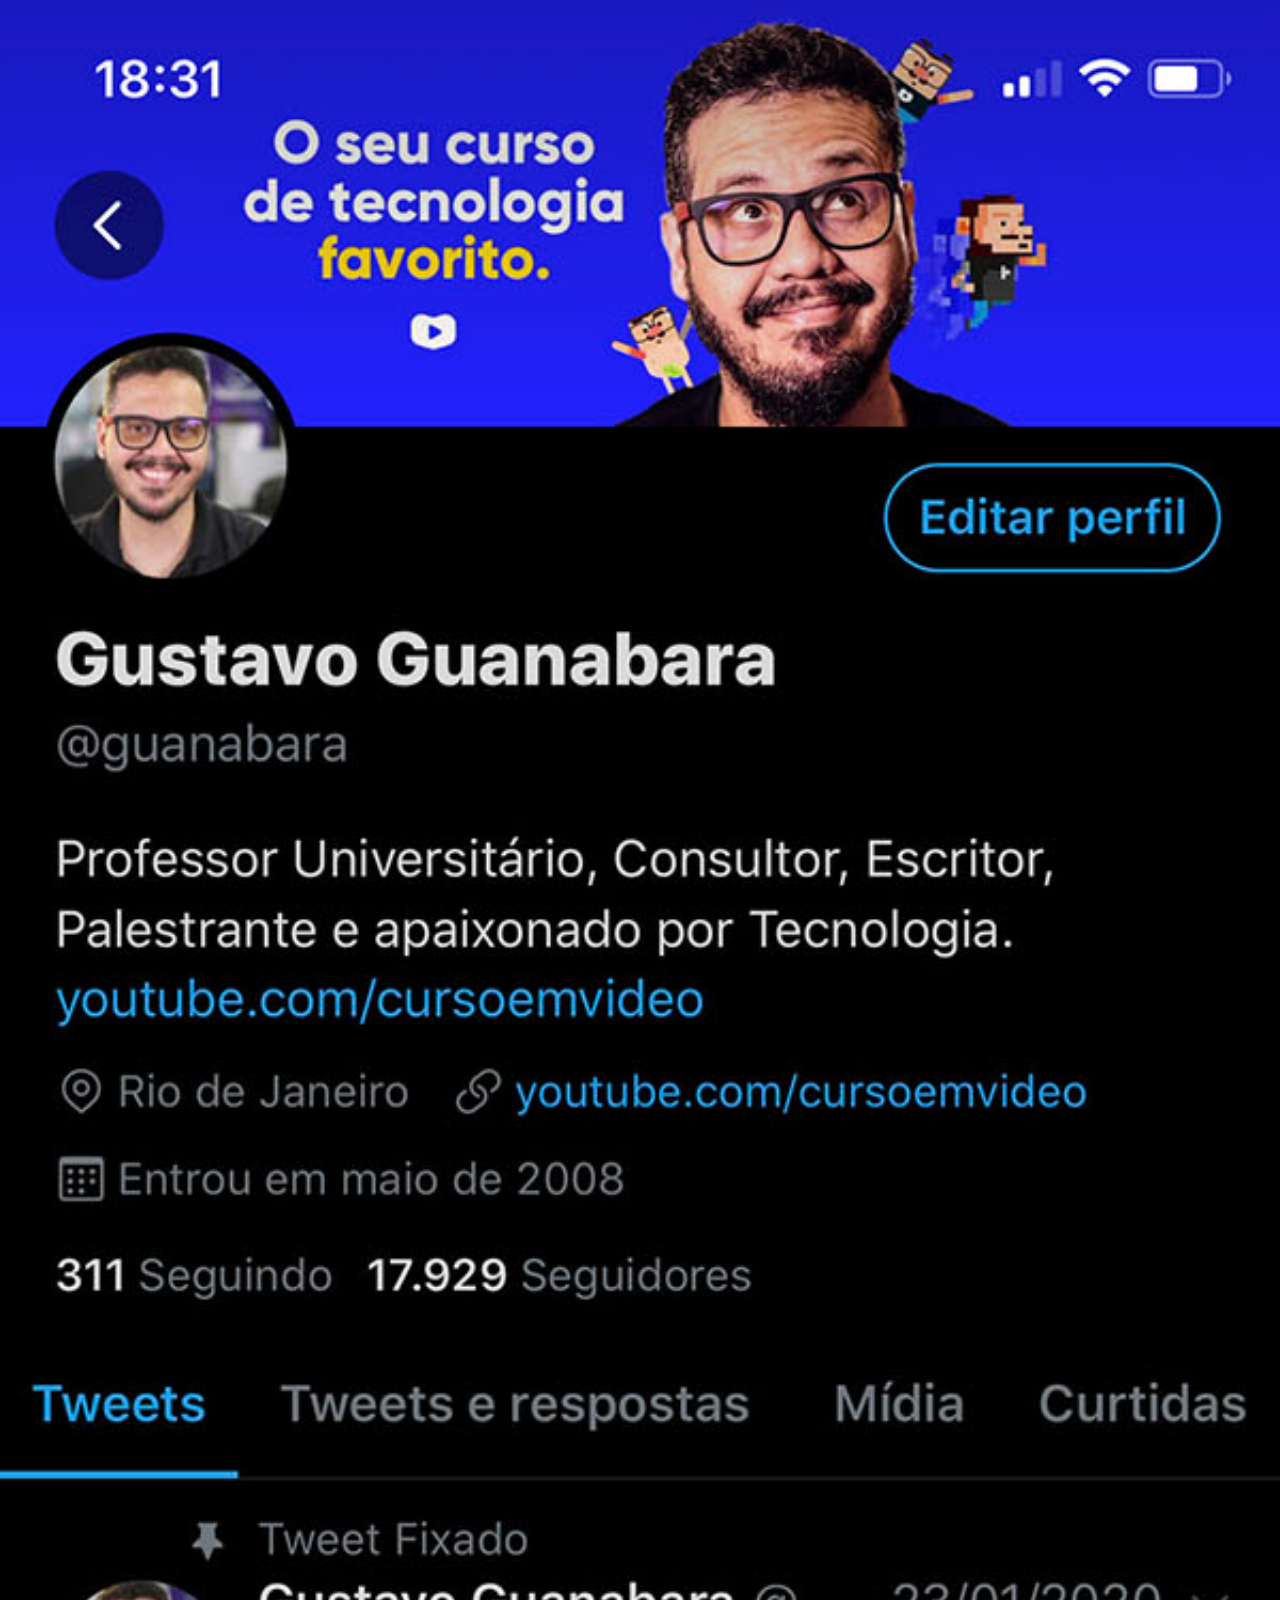
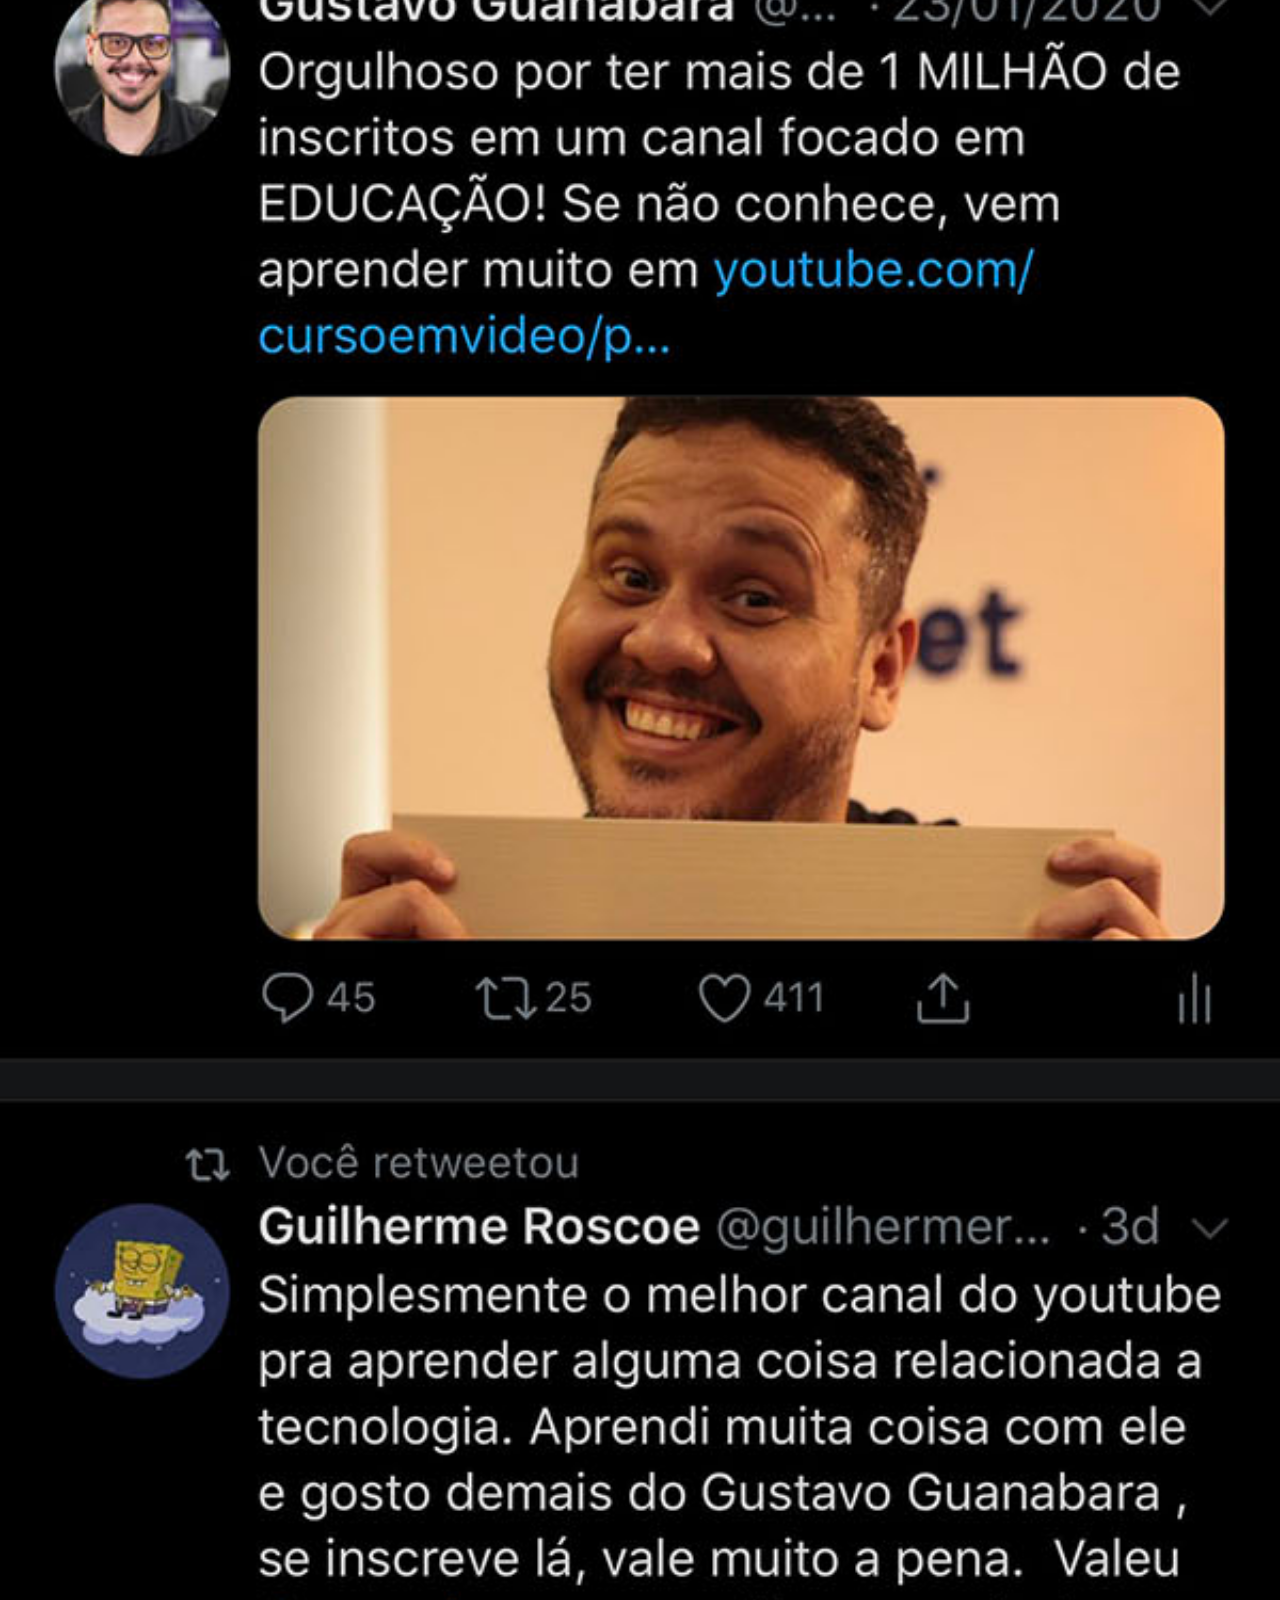
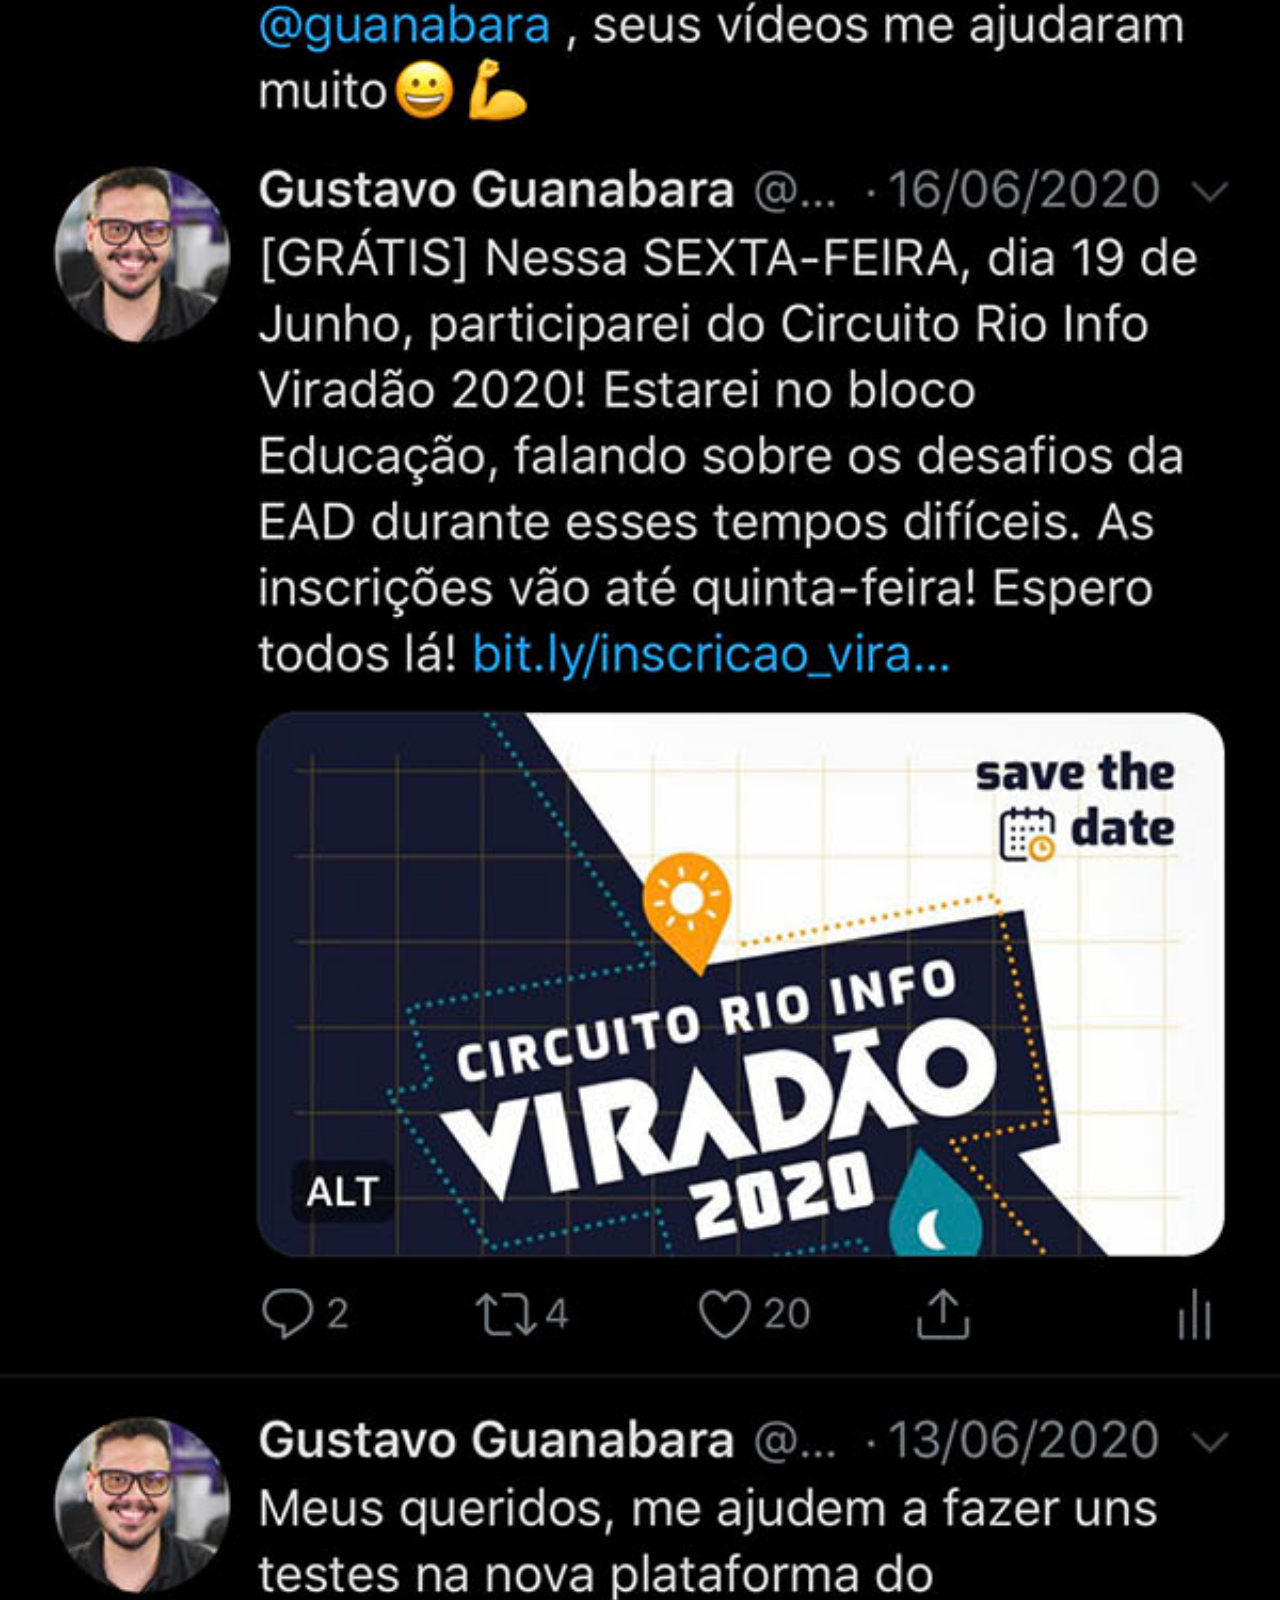
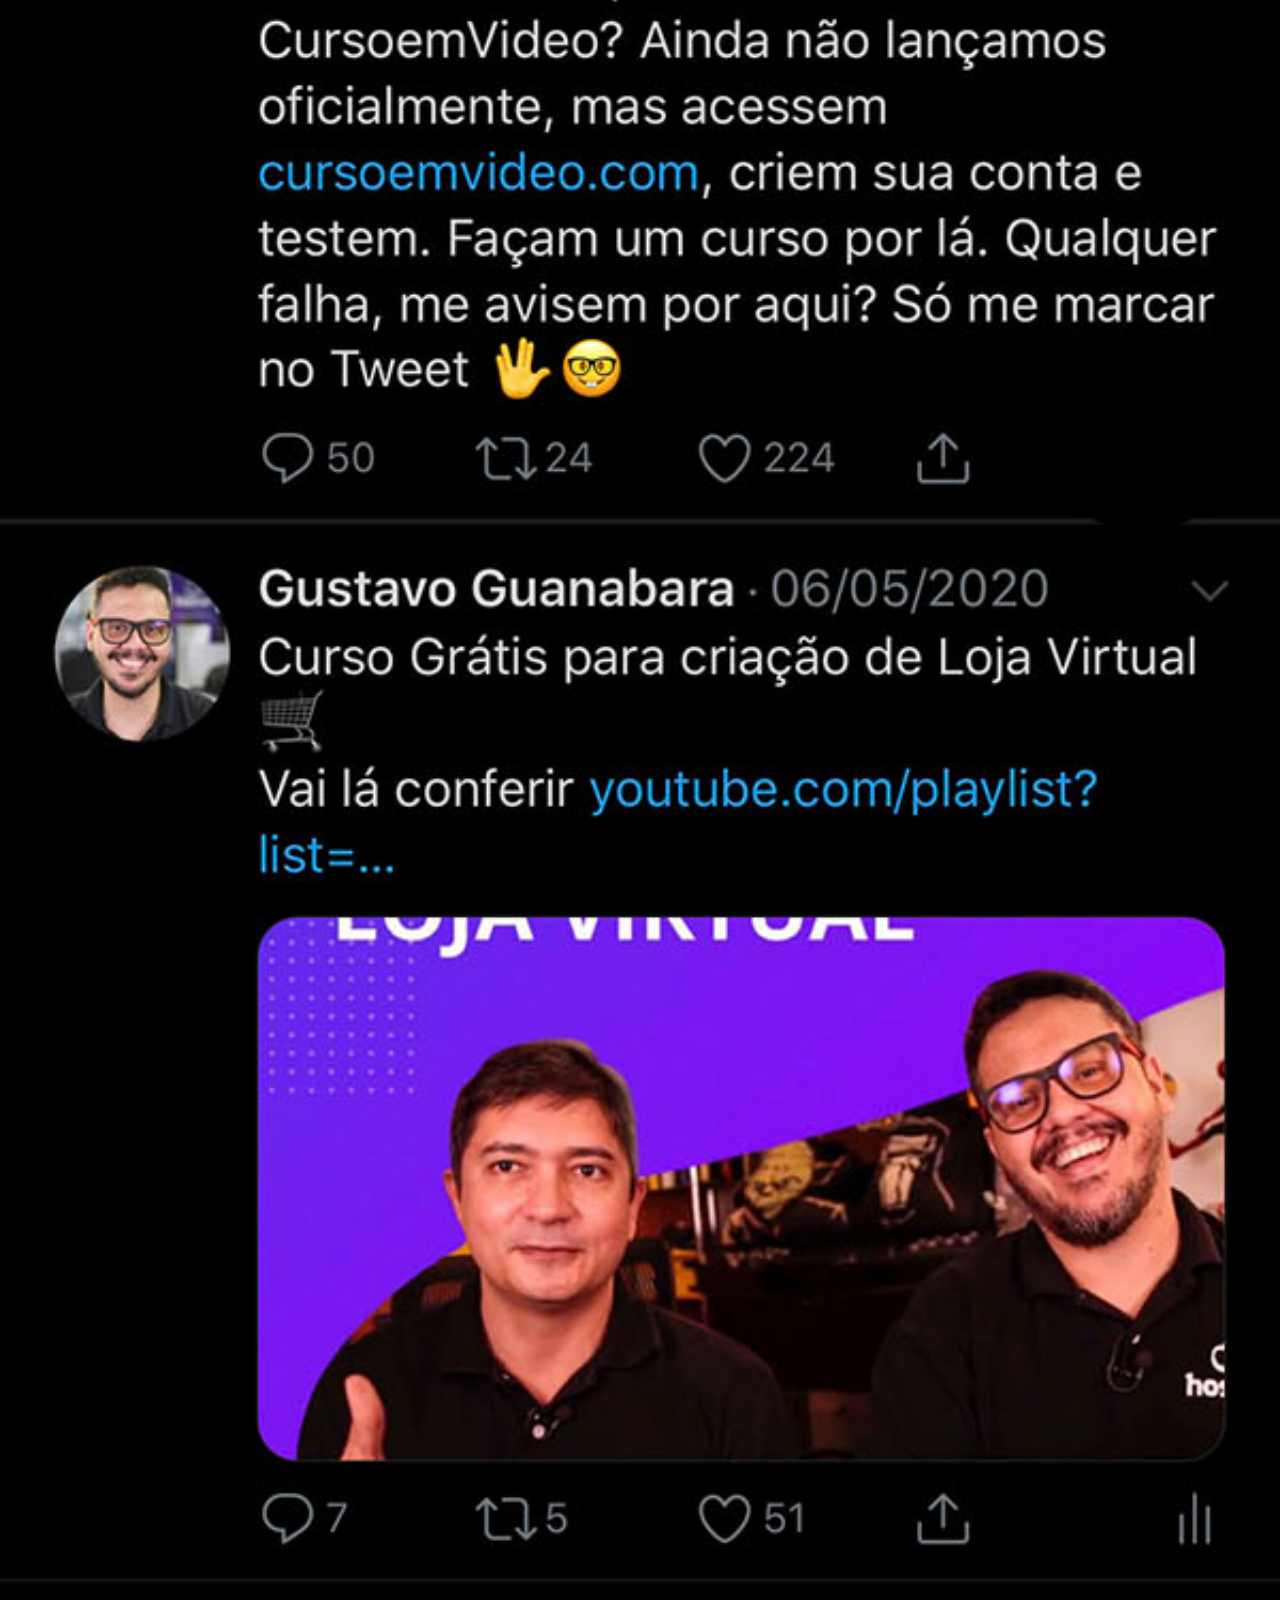
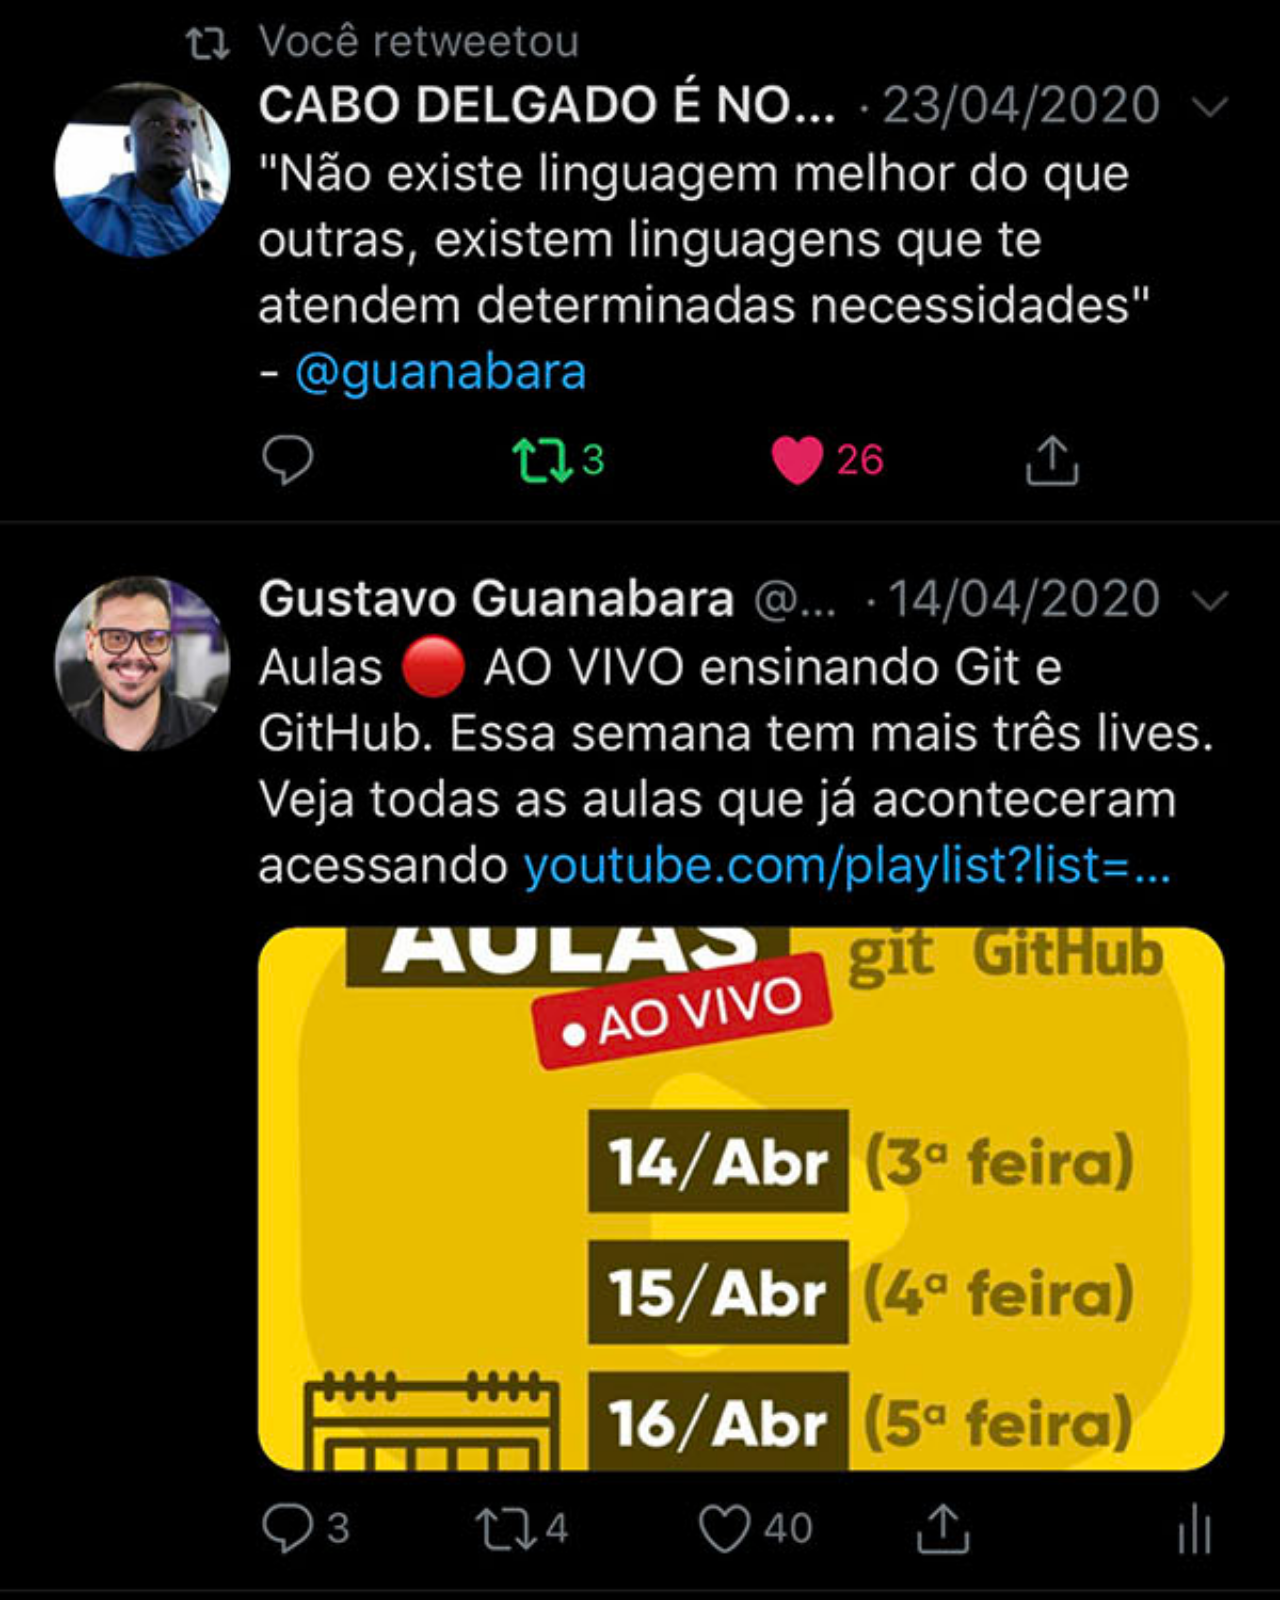
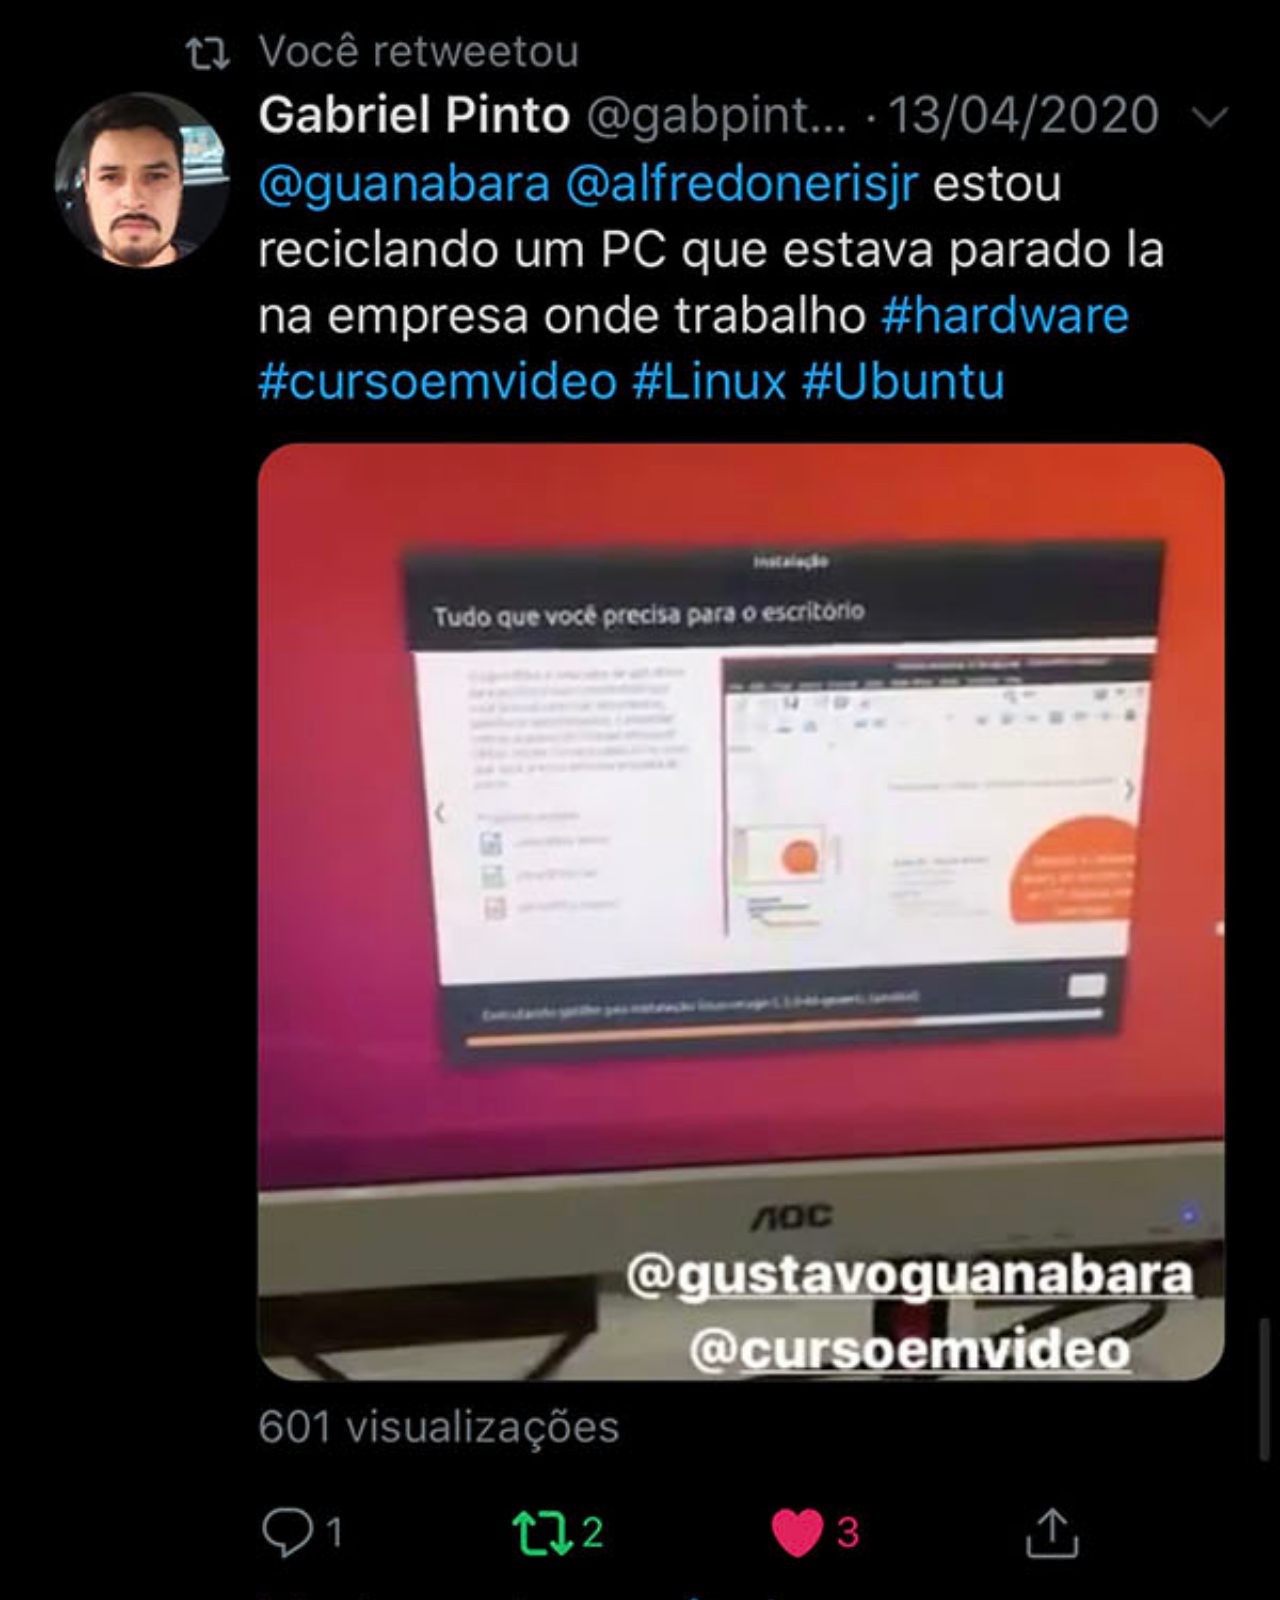
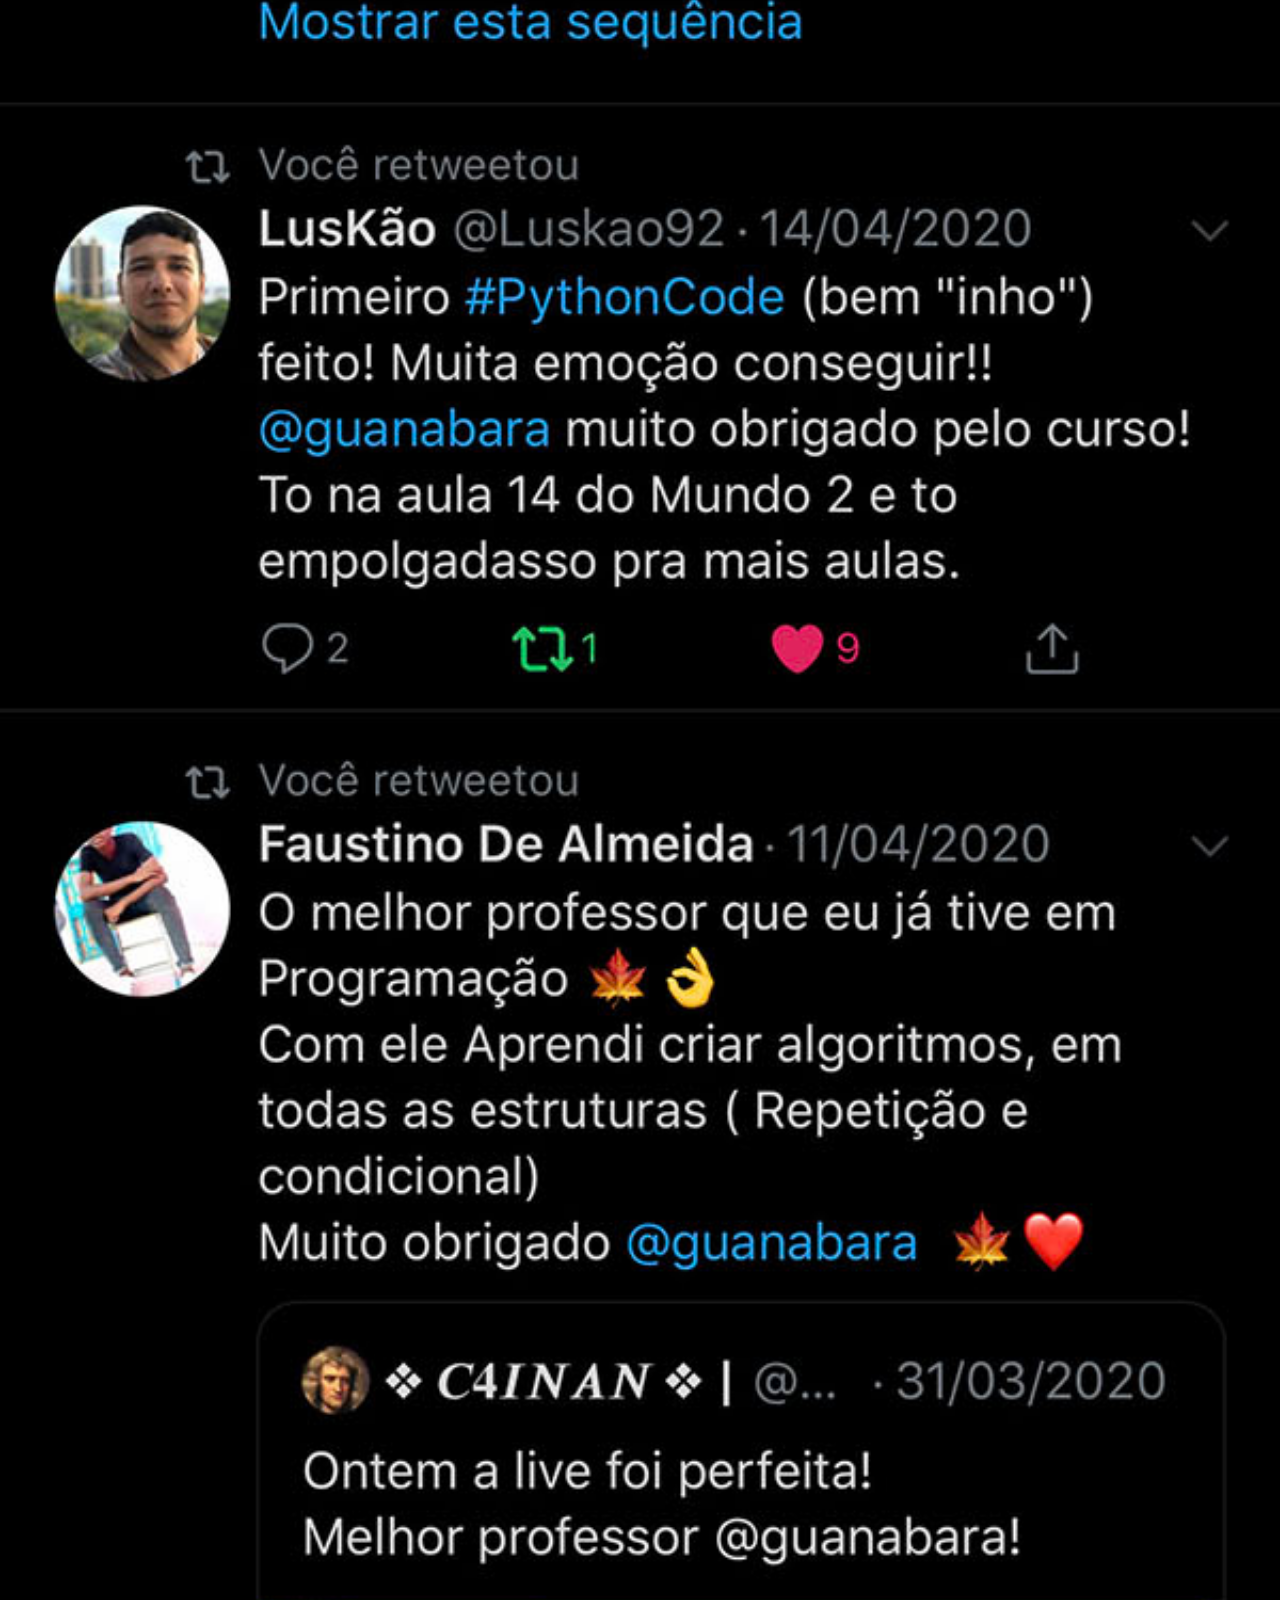
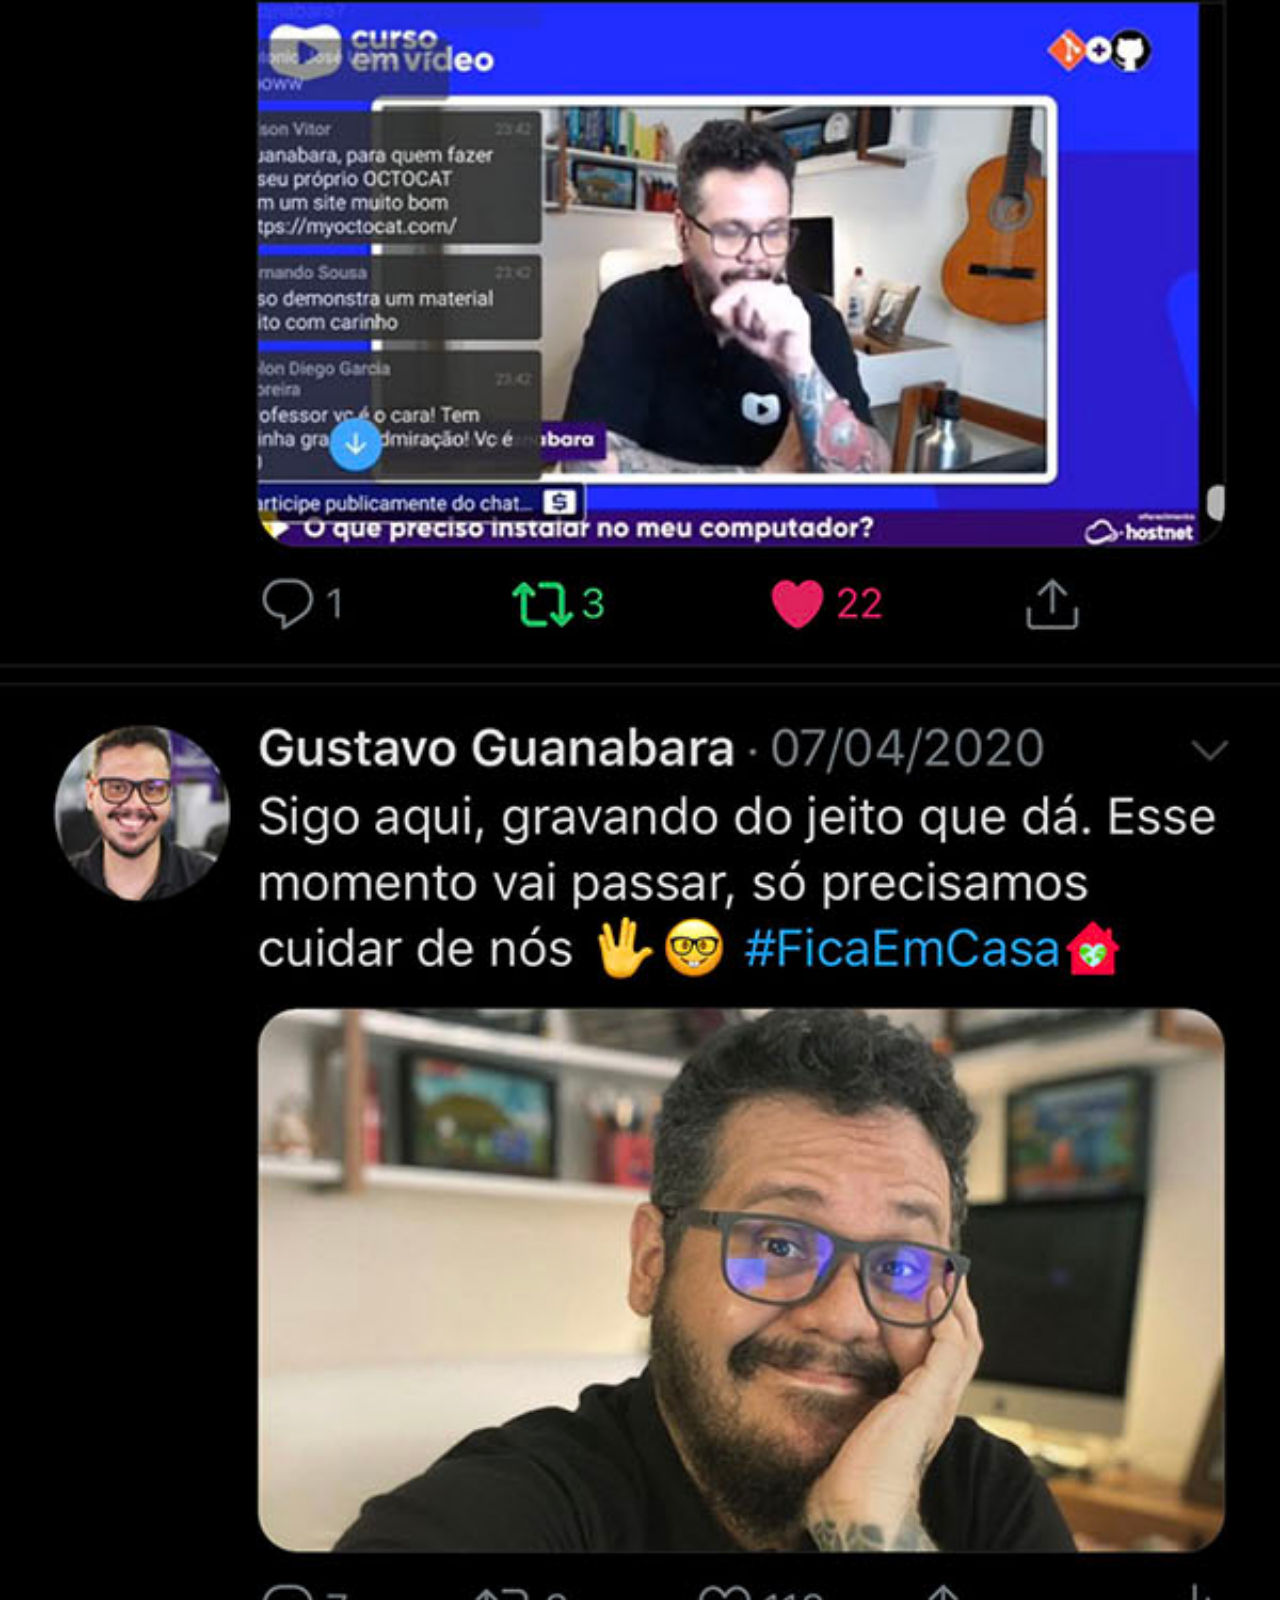
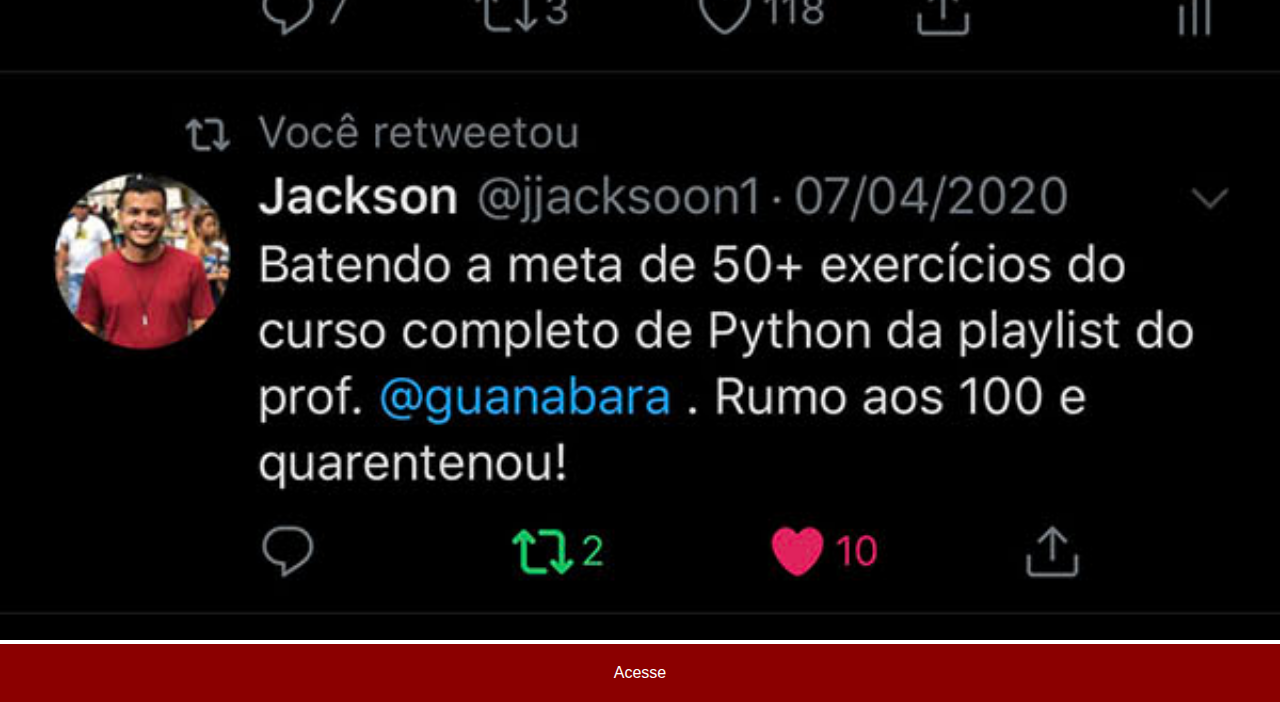
<file: twitter.html>
<!DOCTYPE html>
<html lang="pt-br">
<head>
    <meta charset="UTF-8">
    <meta name="viewport" content="width=device-width, initial-scale=1.0">
    <title>Twitter</title>
    <link rel="stylesheet" href="estilos/social.css">
</head>
<body>
    <img src="imagens/tela-twitter.jpg"alt="Twitter">
    <a href="https://twitter.com/guanabara/"target="_blank">Acesse</a>
</body>
</html>
</file>
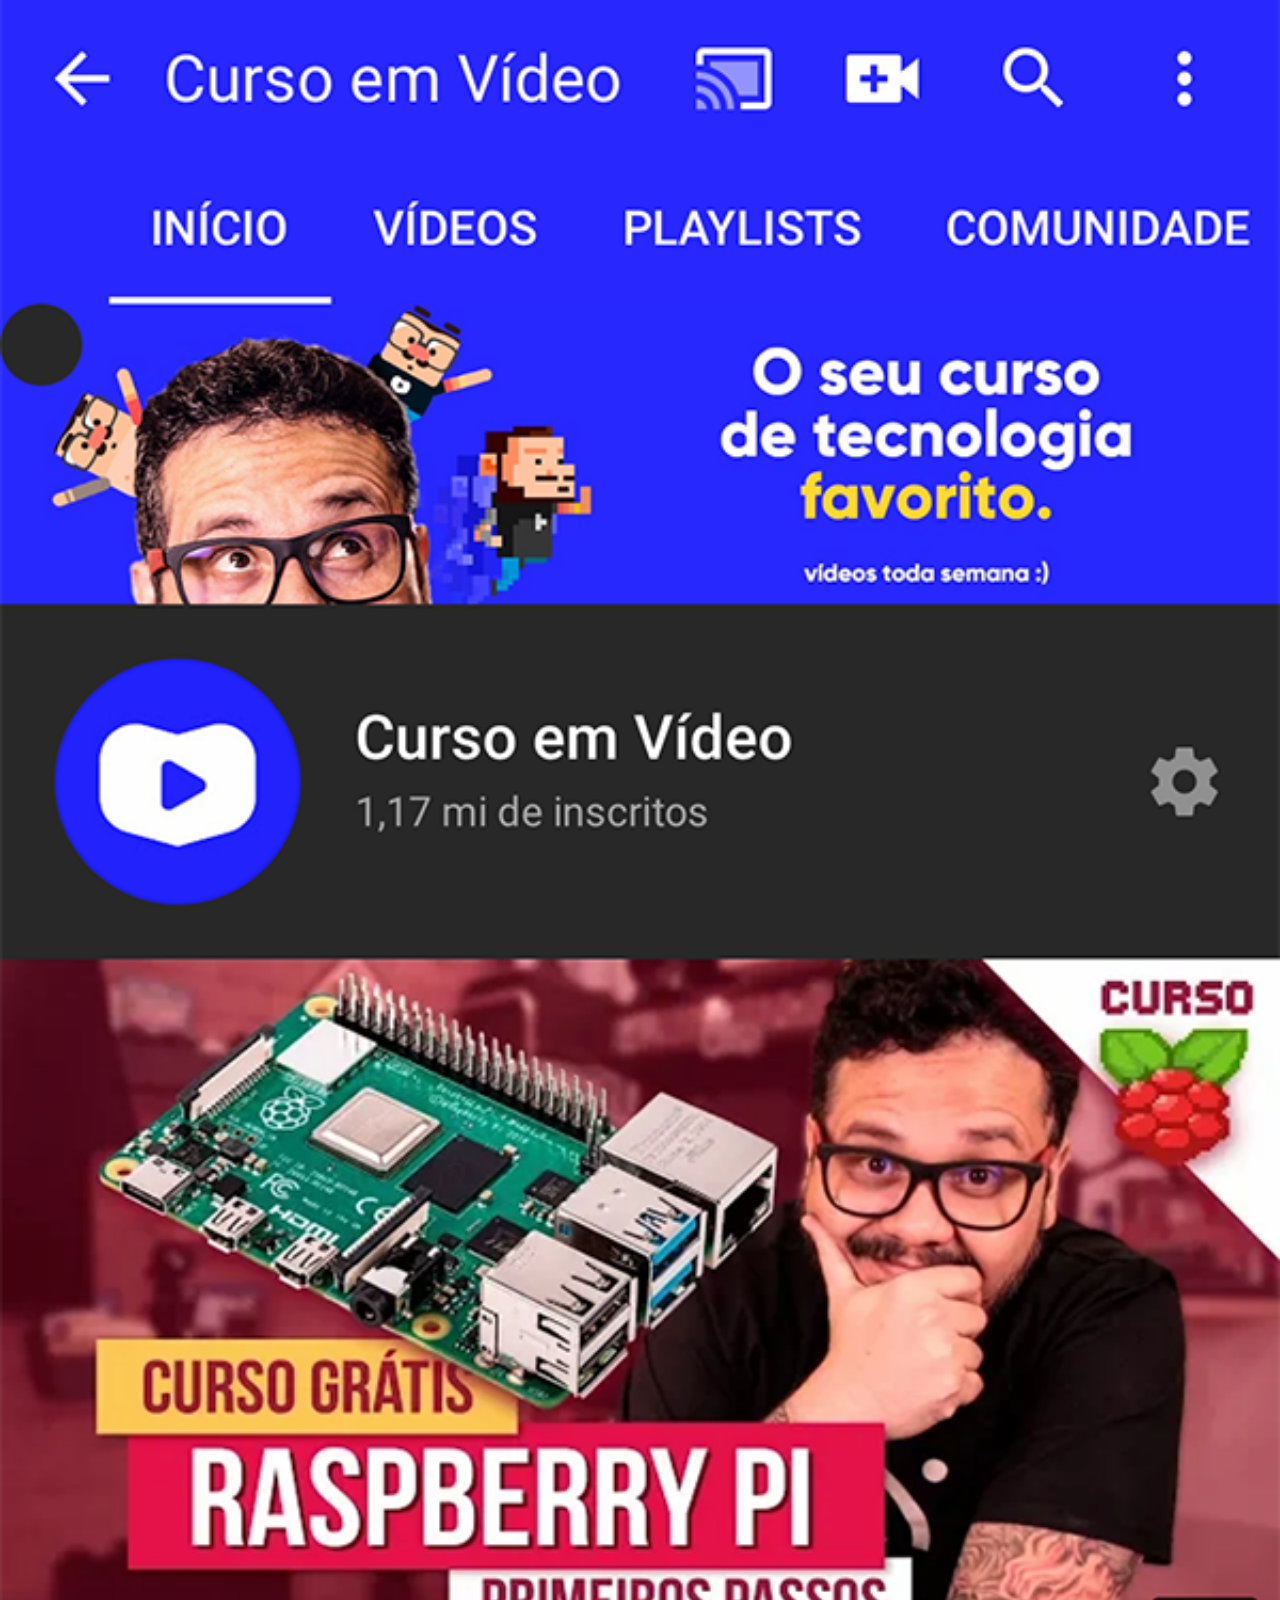
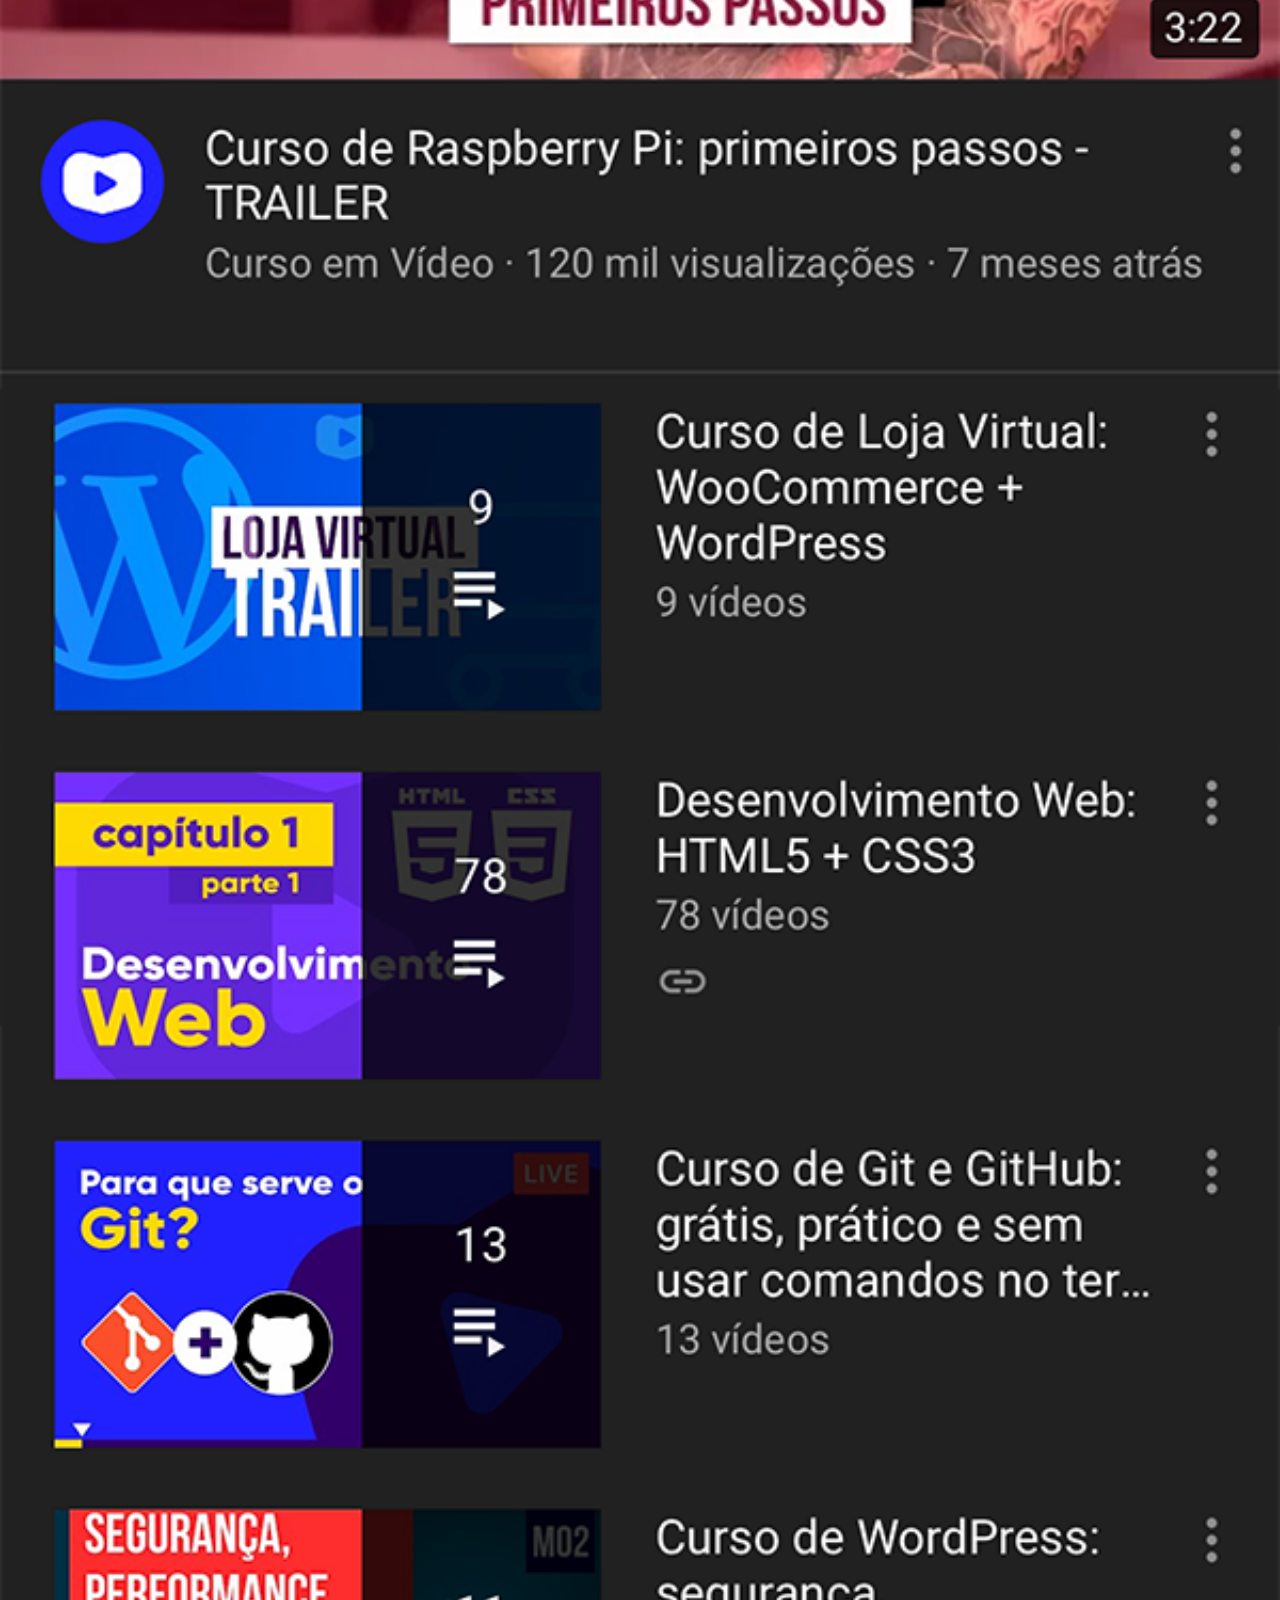
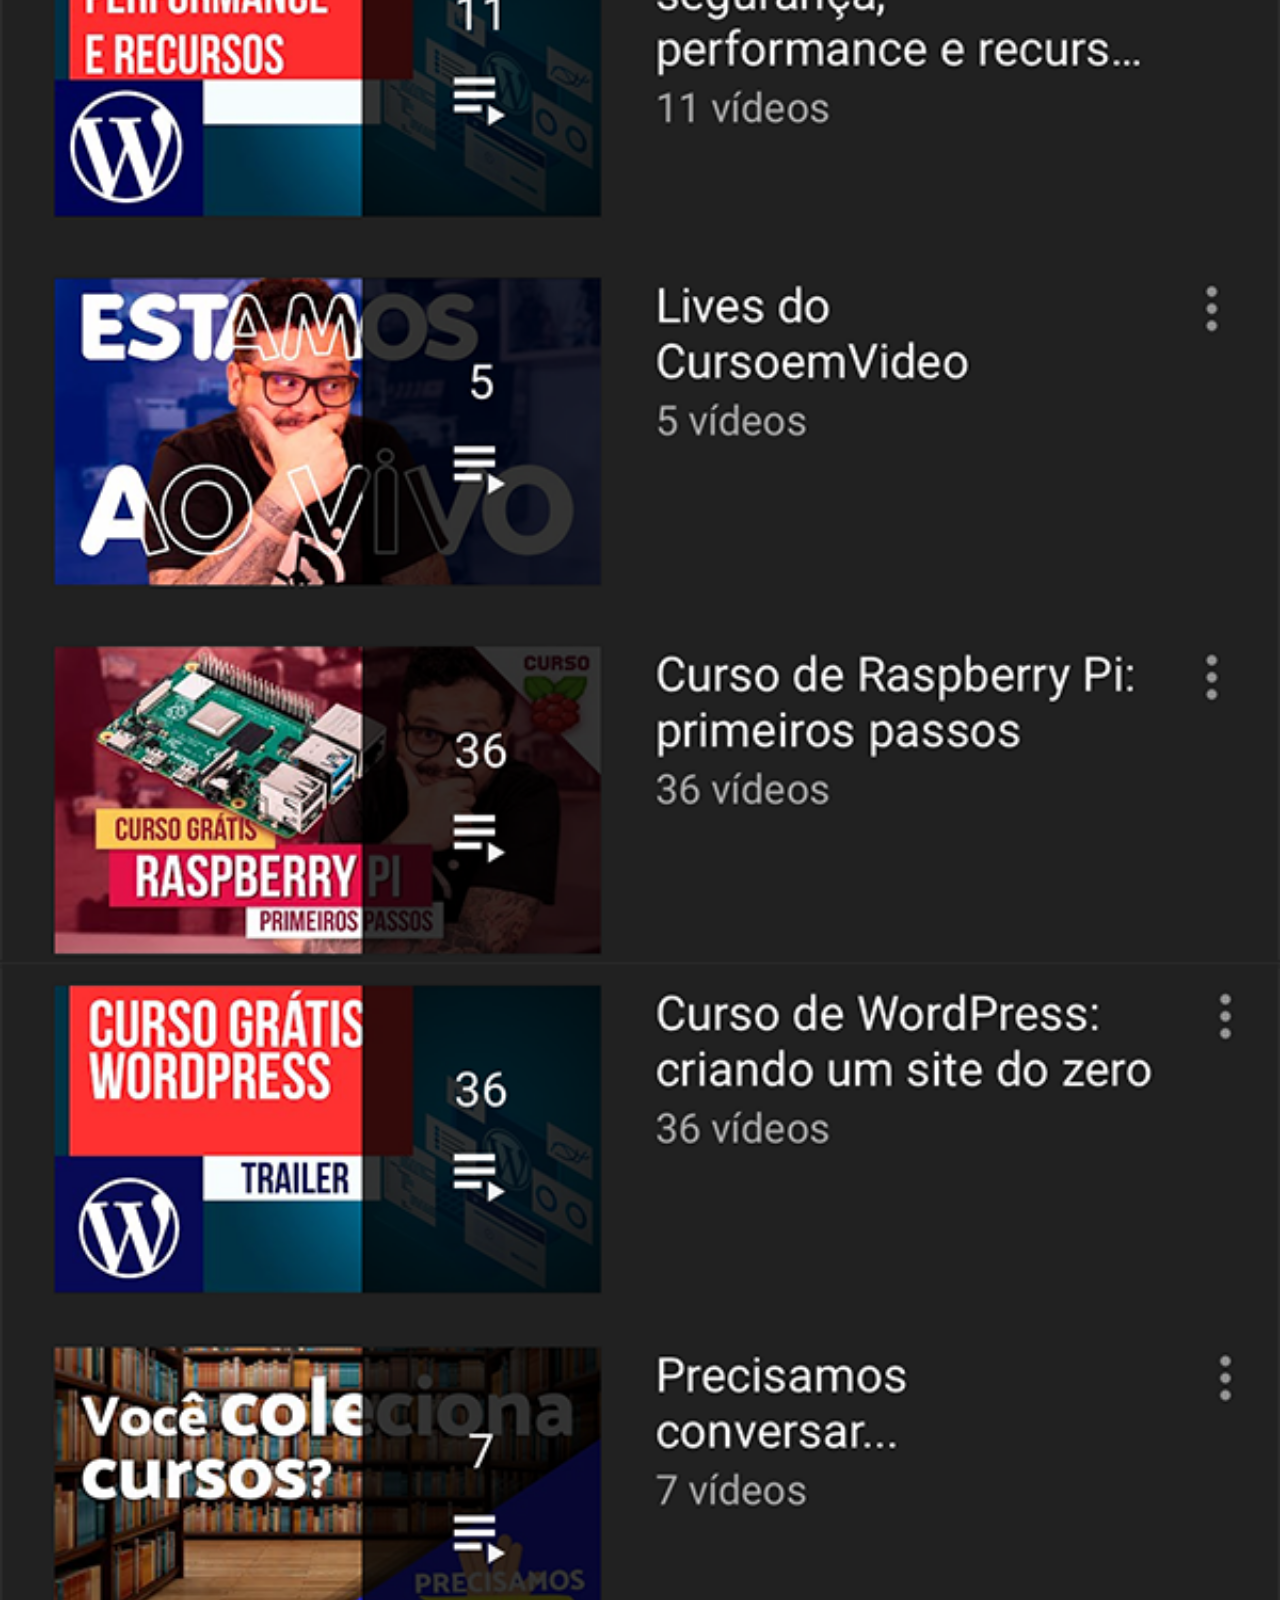
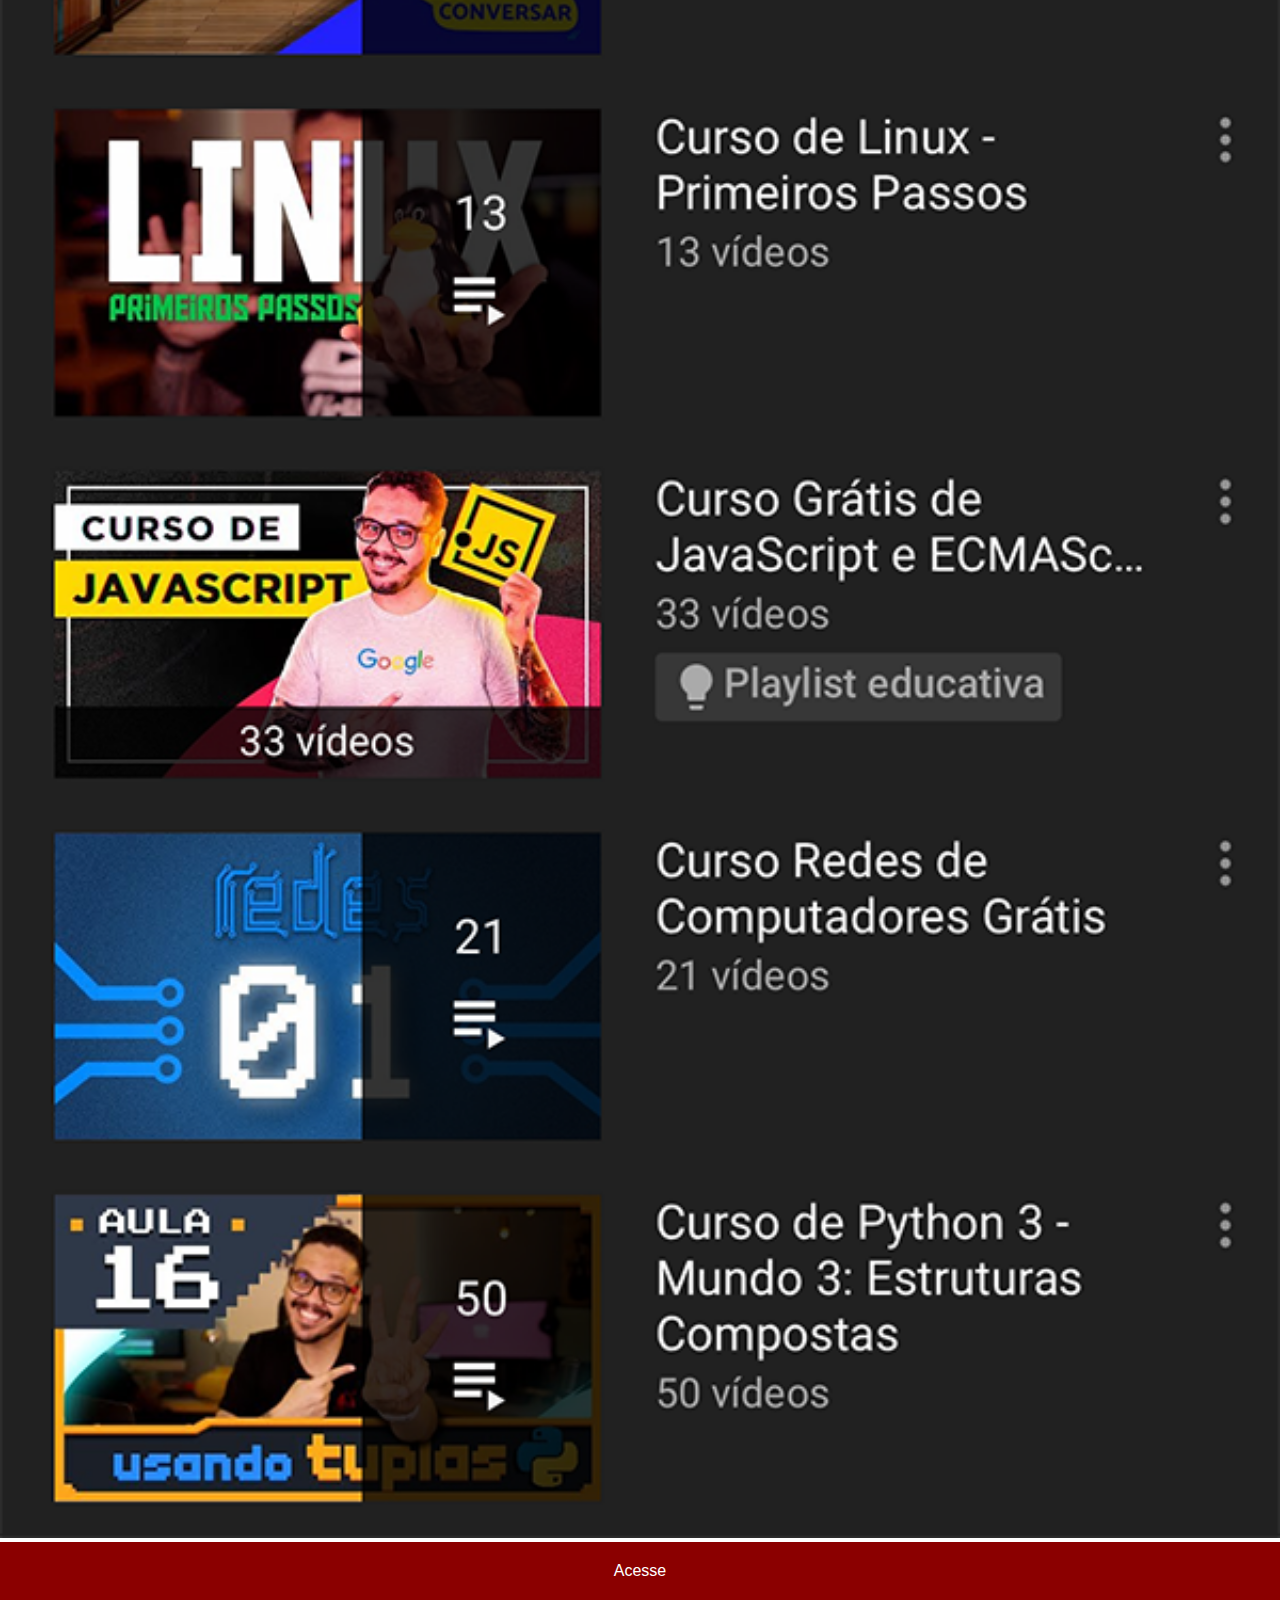
<file: youtube.html>
<!DOCTYPE html>
<html lang="en">
<head>
    <meta charset="UTF-8">
    <meta name="viewport" content="width=device-width, initial-scale=1.0">
    <title>YouTube</title>
  <link rel="stylesheet" href="estilos/social.css">
        
    
</head>
<body>
    <img src="imagens/tela-youtube.png"alt="YouTube">
    <a href="https://www.youtube.com/@CursoemVideo/playlists" target="_blank">Acesse</a>
</body>
</html>
</file>
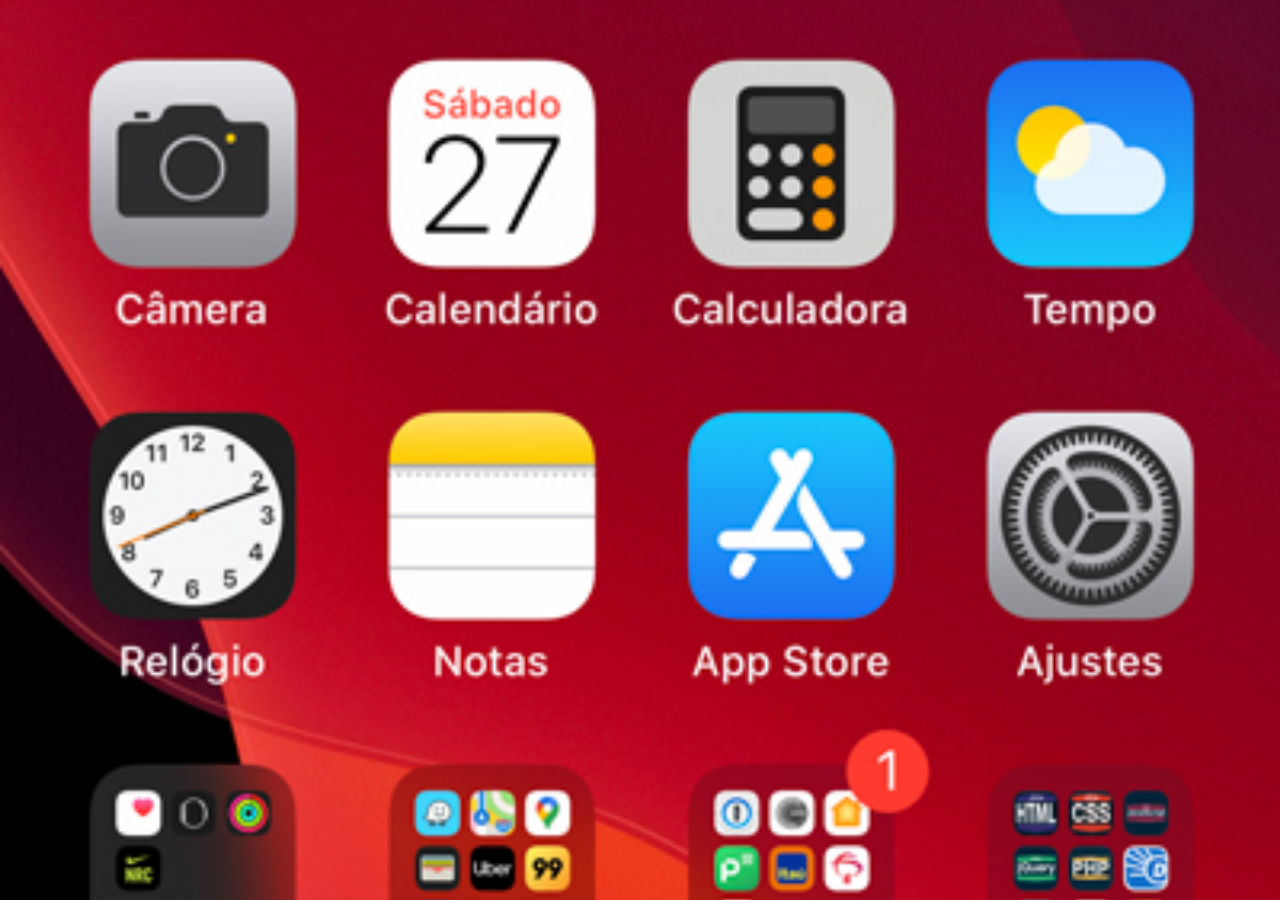
<file: estilos/home.html>
<!DOCTYPE html>
<html lang="pt-br">
<head>
    <meta charset="UTF-8">
    <meta name="viewport" content="width=device-width, initial-scale=1.0">
    <title>home</title>
</head>
<style>
    *{
        margin: 0px;
        padding: 0px;
    }
    body{
        width: 100vw;
        height: 100vh;
        background: black url('../imagens/tela-home.jpg')no-repeat top center;
        background-size: cover;     
        }
</style>
<body>
    
</body>
</html>
</file>
<file: estilos/style.css>
@charset "UTF-8";
*{
   margin: 0px;
   padding: 0px;
   font-family: Arial, Helvetica, sans-serif;
}
html,body{
    height: 100vh;
    width: 100vw;
    background-color: black;
}
body{
    background: url('../imagens/fundo-madeira.jpg') no-repeat top center; 
    background-size: cover;
    background-attachment: fixed;
}
main{
    height: 100vh;
    position: relative;
    
}
section#telefone{
    position: absolute;
    top: 50%;
    left: 50%;
    transform:translate(-50%,-50%);
    height: 600px;
    width: 311px;
    background:  url('../imagens/frame-iphone.png')no-repeat; 
   
}
iframe#tela{
position:relative;
top: 80px;
left: 22px;
width: 267px;
height: 471px;
}
section#redes-sociais{
text-align: right;
}
section#redes-sociais img{
   width: 50px;
   margin: 10px;
   border-radius: 50%;
   box-shadow: 2px 2px 5px rgba(0, 0, 0, 0,400);
   box-sizing: border-box;
}
section#redes-sociais img:hover{
    border: 2px solid rgba(255, 255, 255, 0.637);
    transform: translate(-3px -3px);
    box-shadow: 5px 5px 10px rgba(0, 0, 0, 0.623);
    transition: trasform .3s, border 1s;
}
</file>
<file: estilos/social.css>
@charset "UTF-8";
*{
    margin: 0px;
    padding: 0px;
    font-family: Arial, Helvetica, sans-serif;
}
::-webkit-scrollbar{
width: 0px;
height: 0px;
}
img{
     width: 100vw;       
}
a{
 display: block;
 background-color: darkred;   
 color: white;
 padding: 20px;
 text-align: center;
 text-decoration: none;
}
a:hover{ 
    background-color: red;
}
</file>
